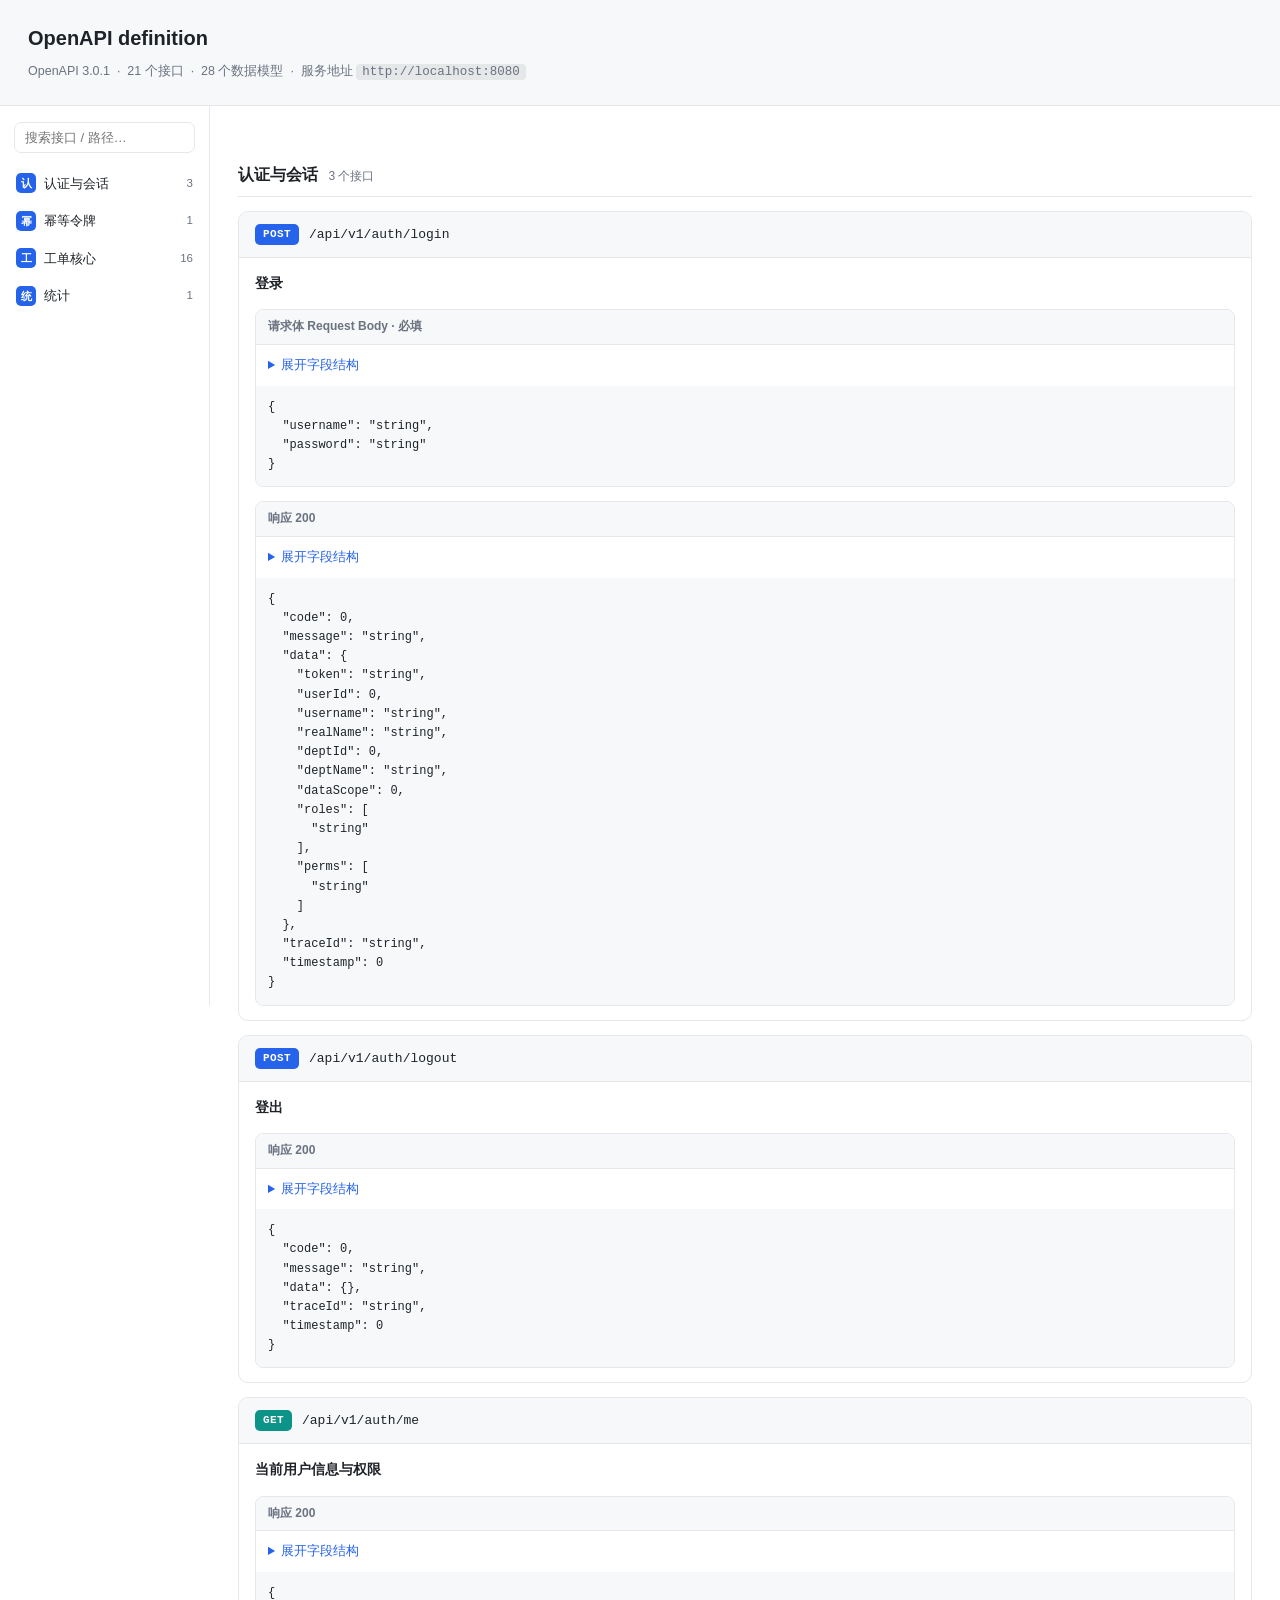
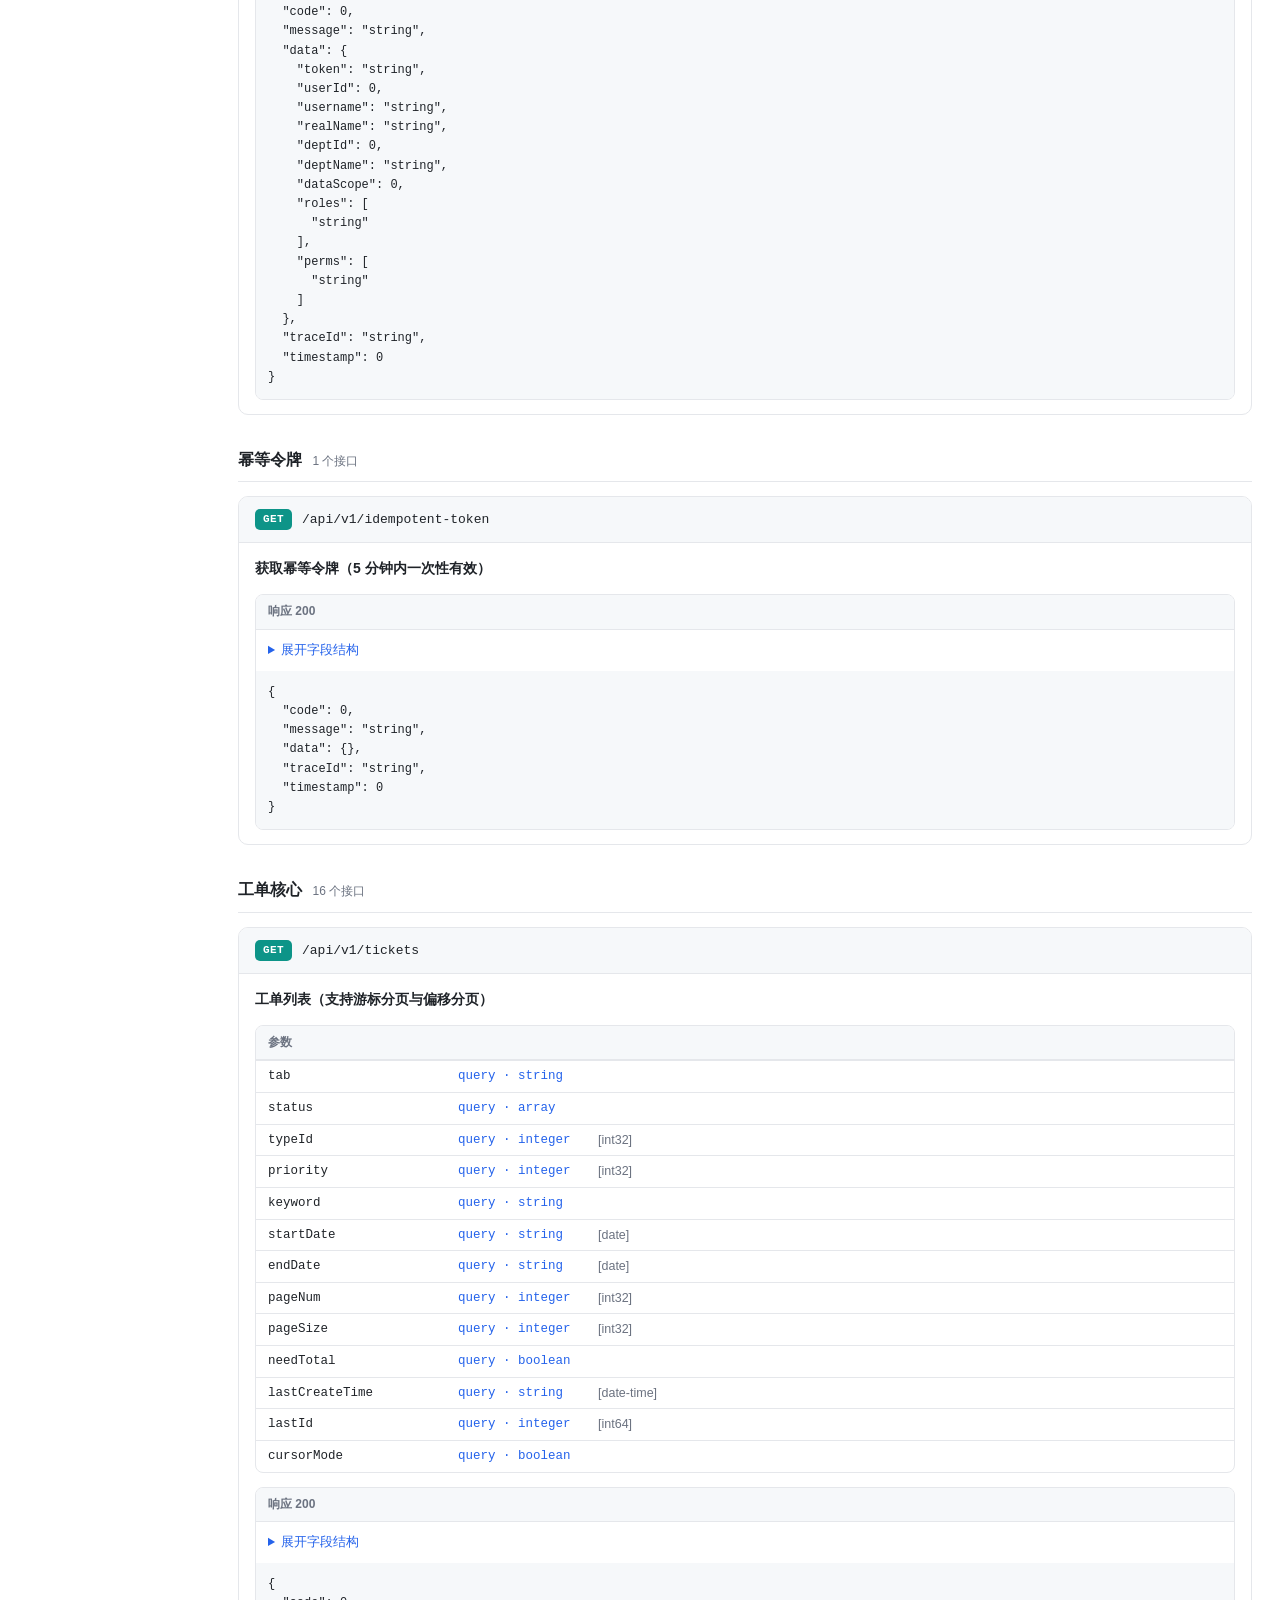
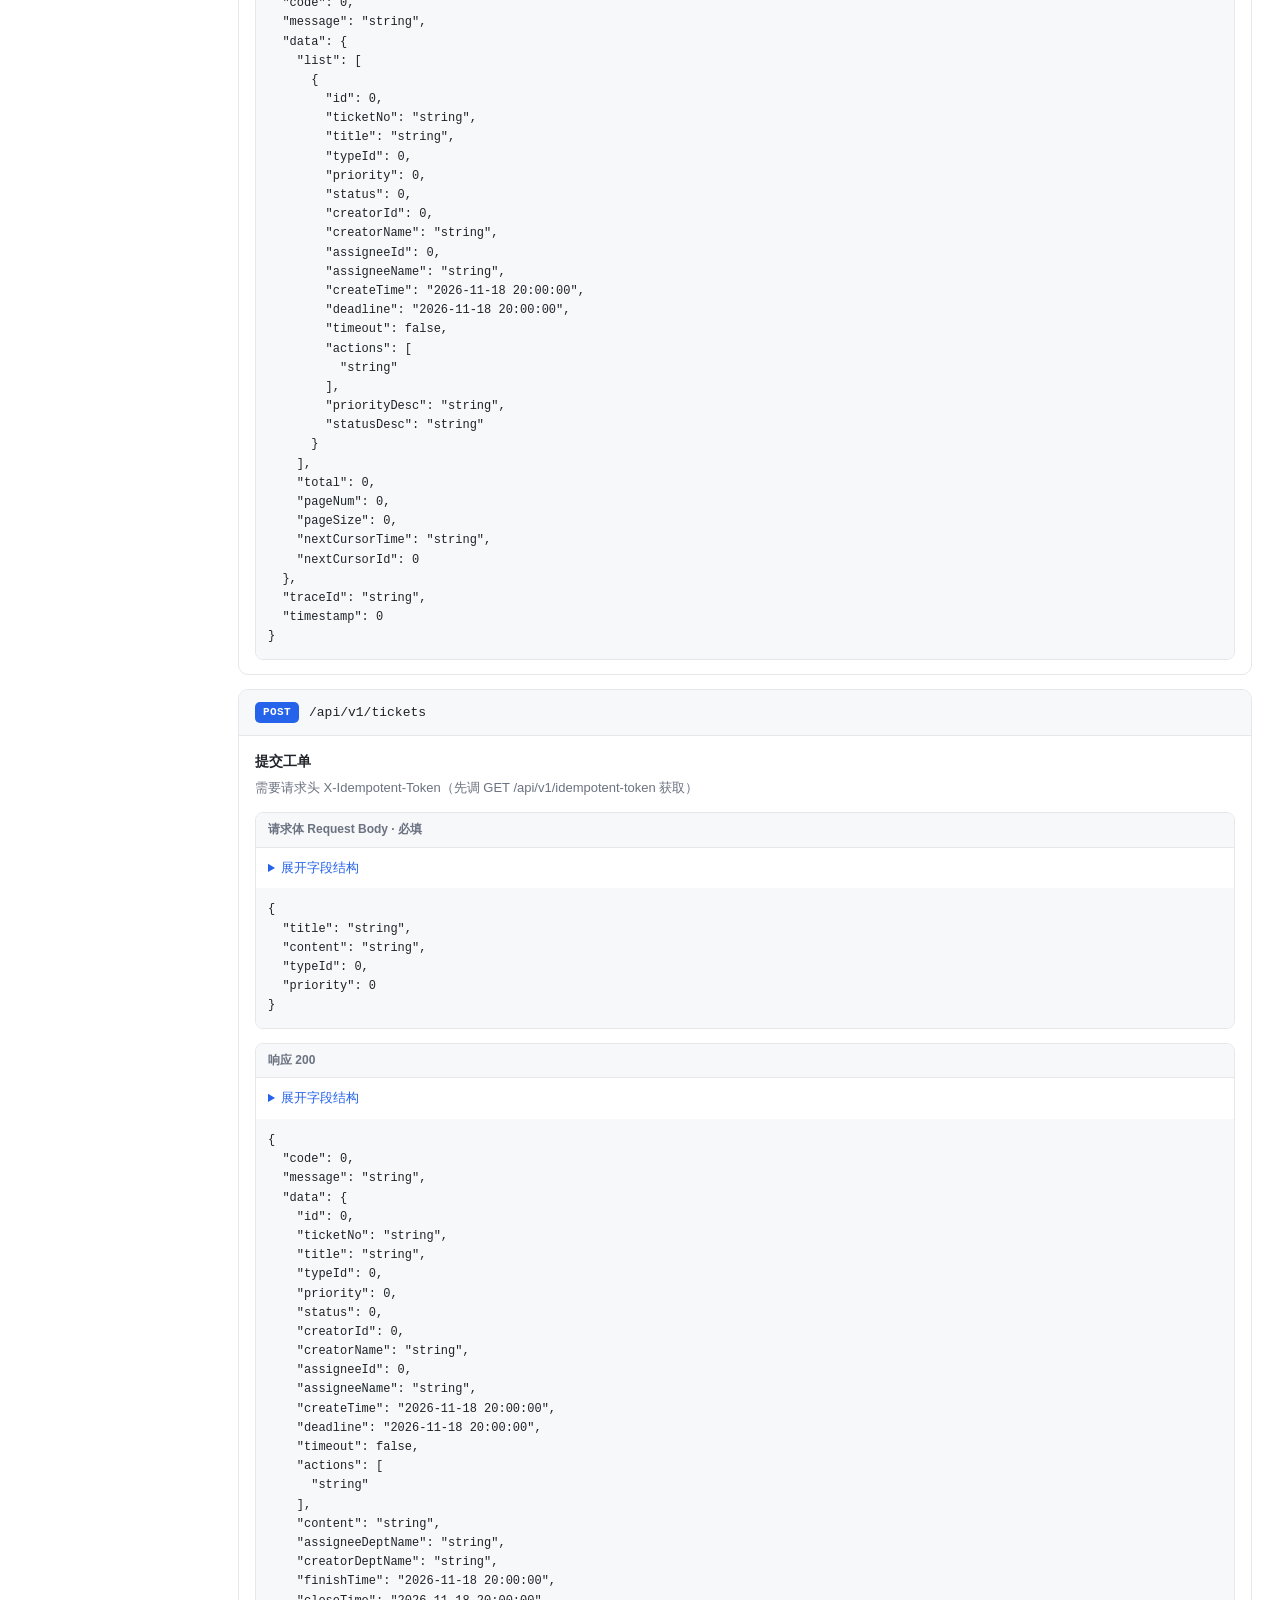
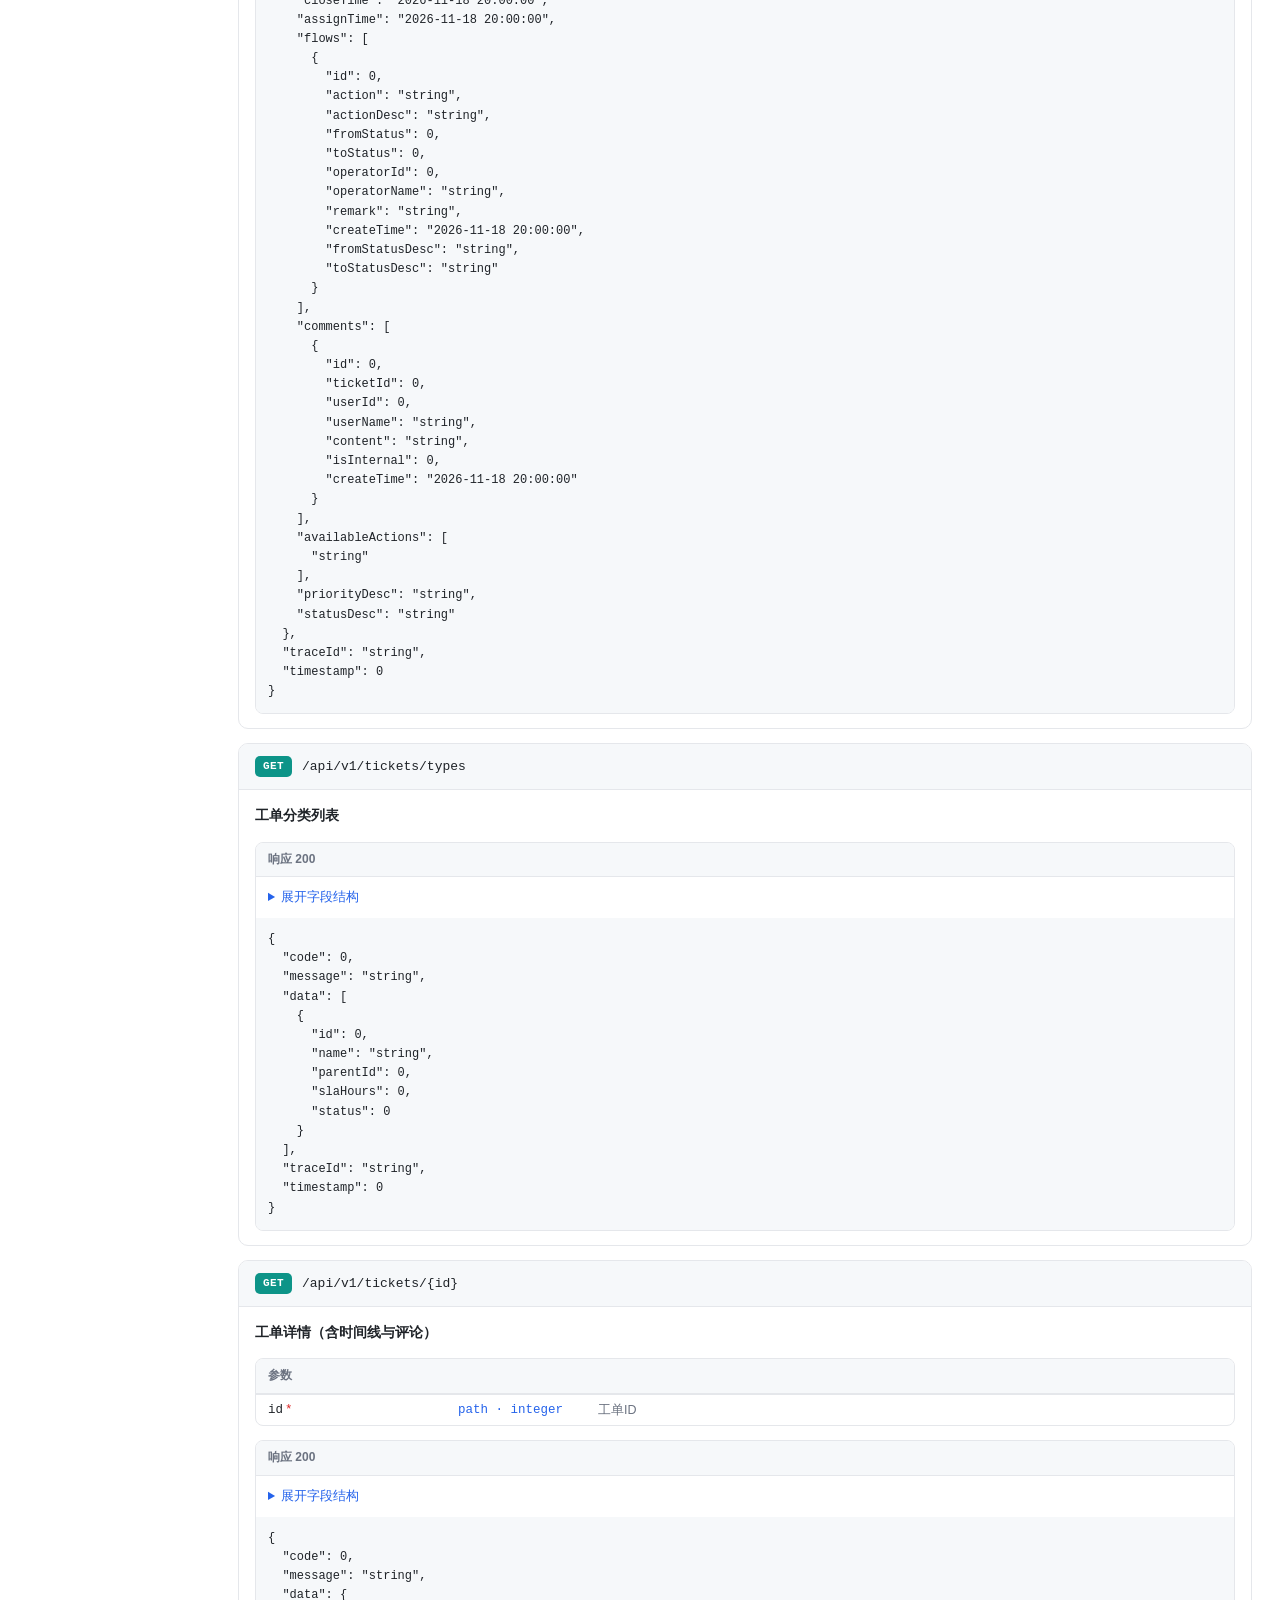
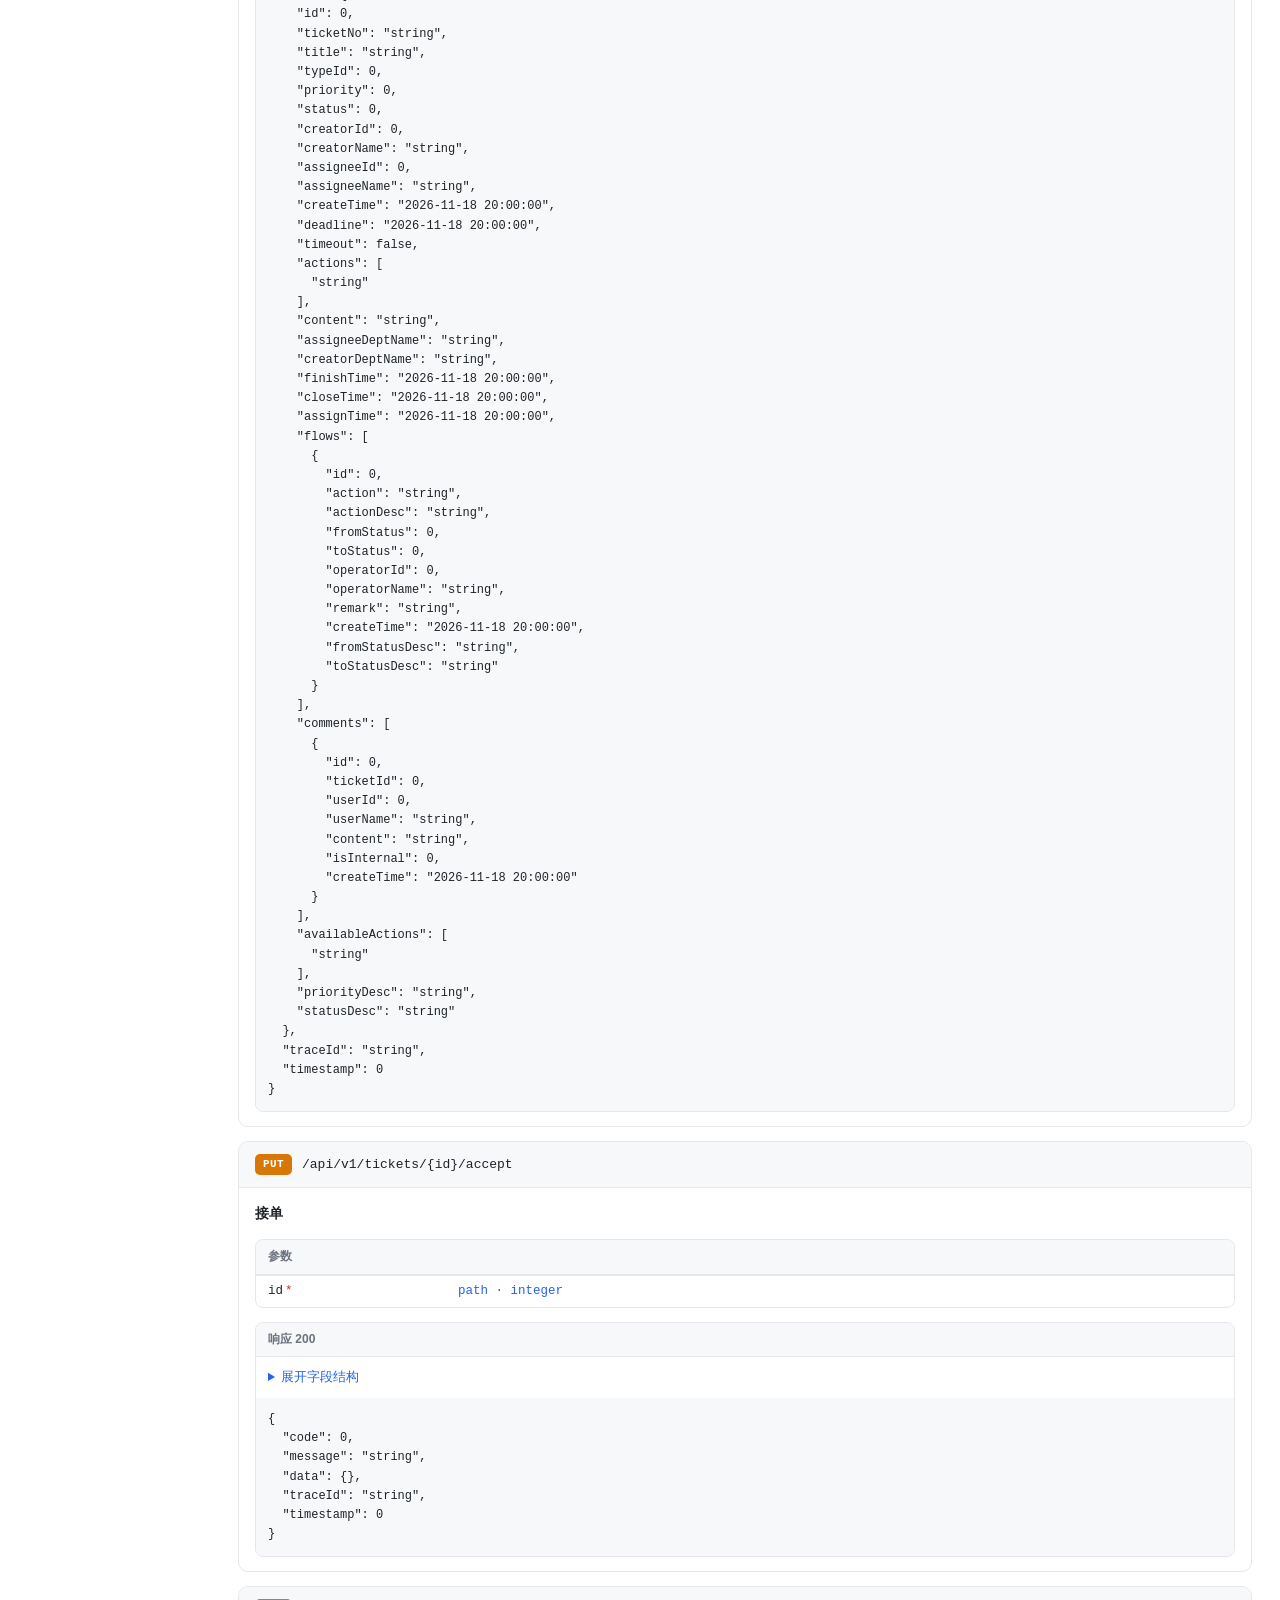
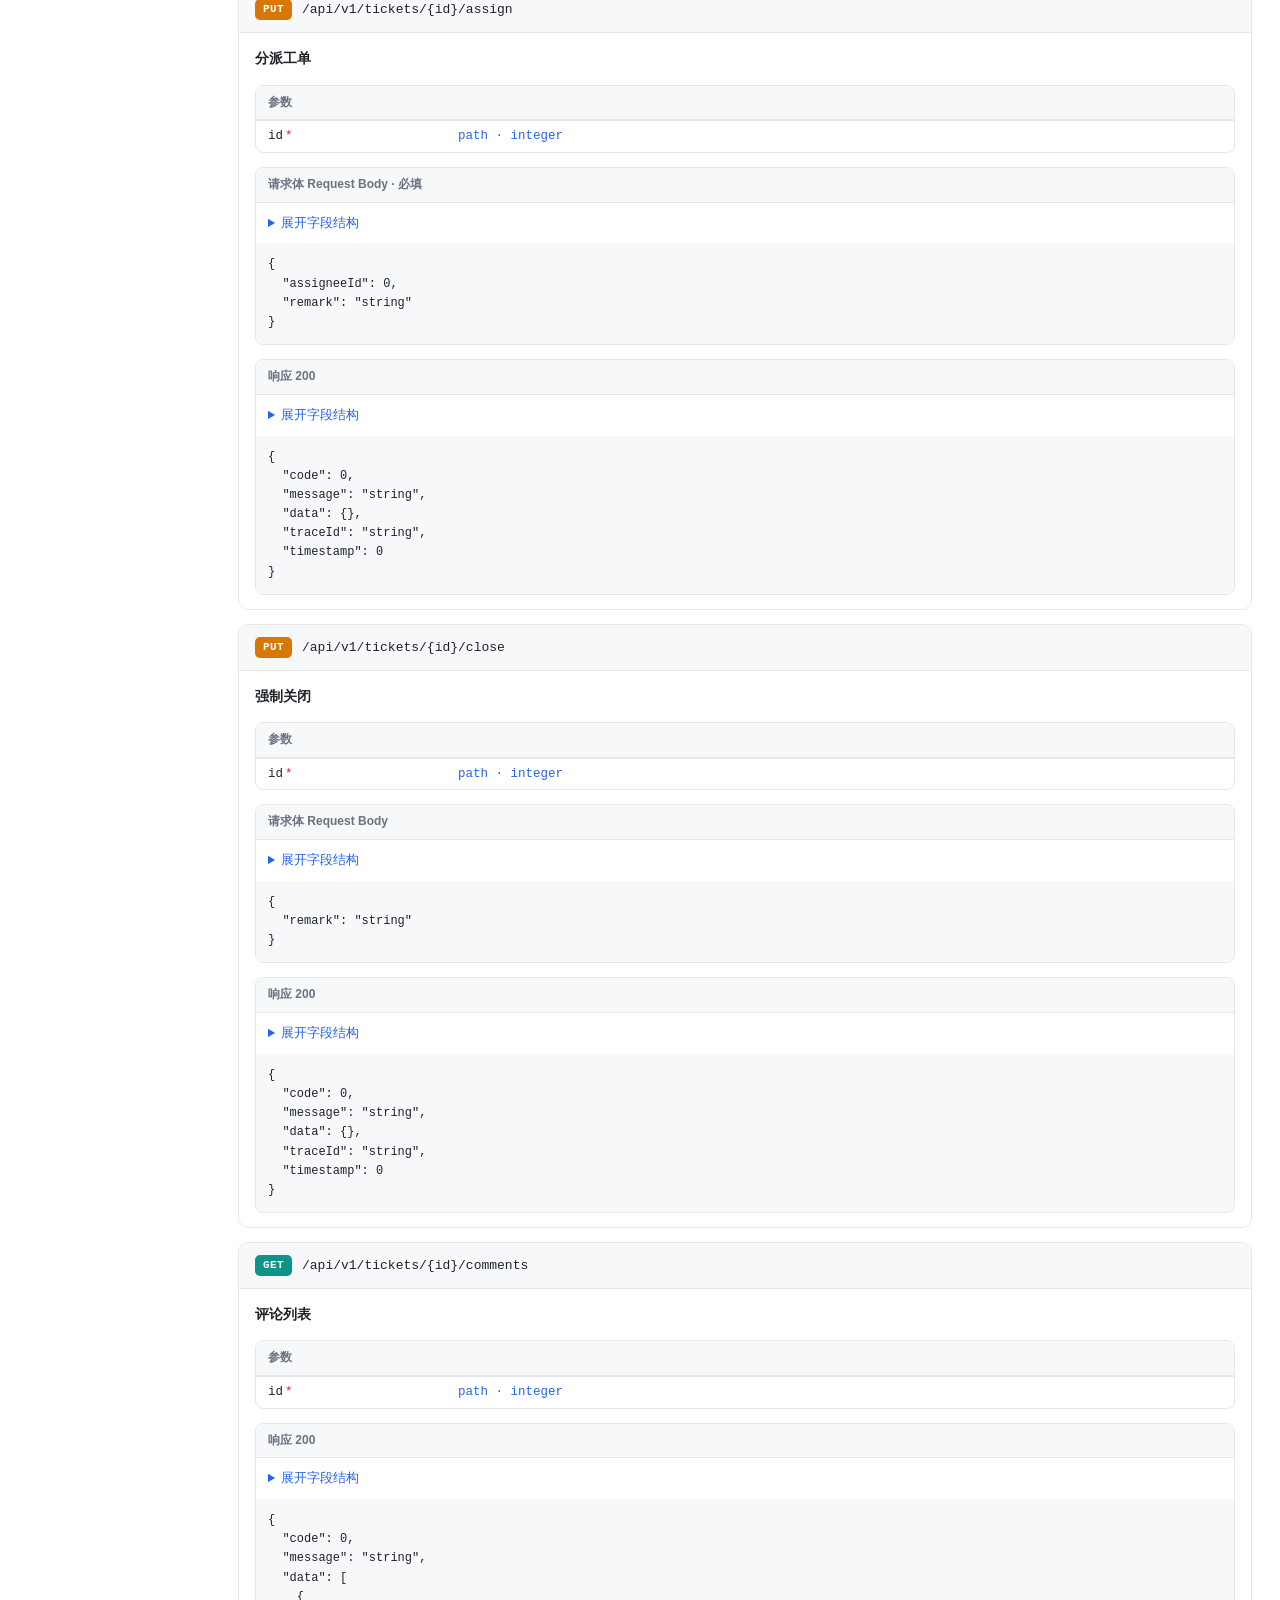
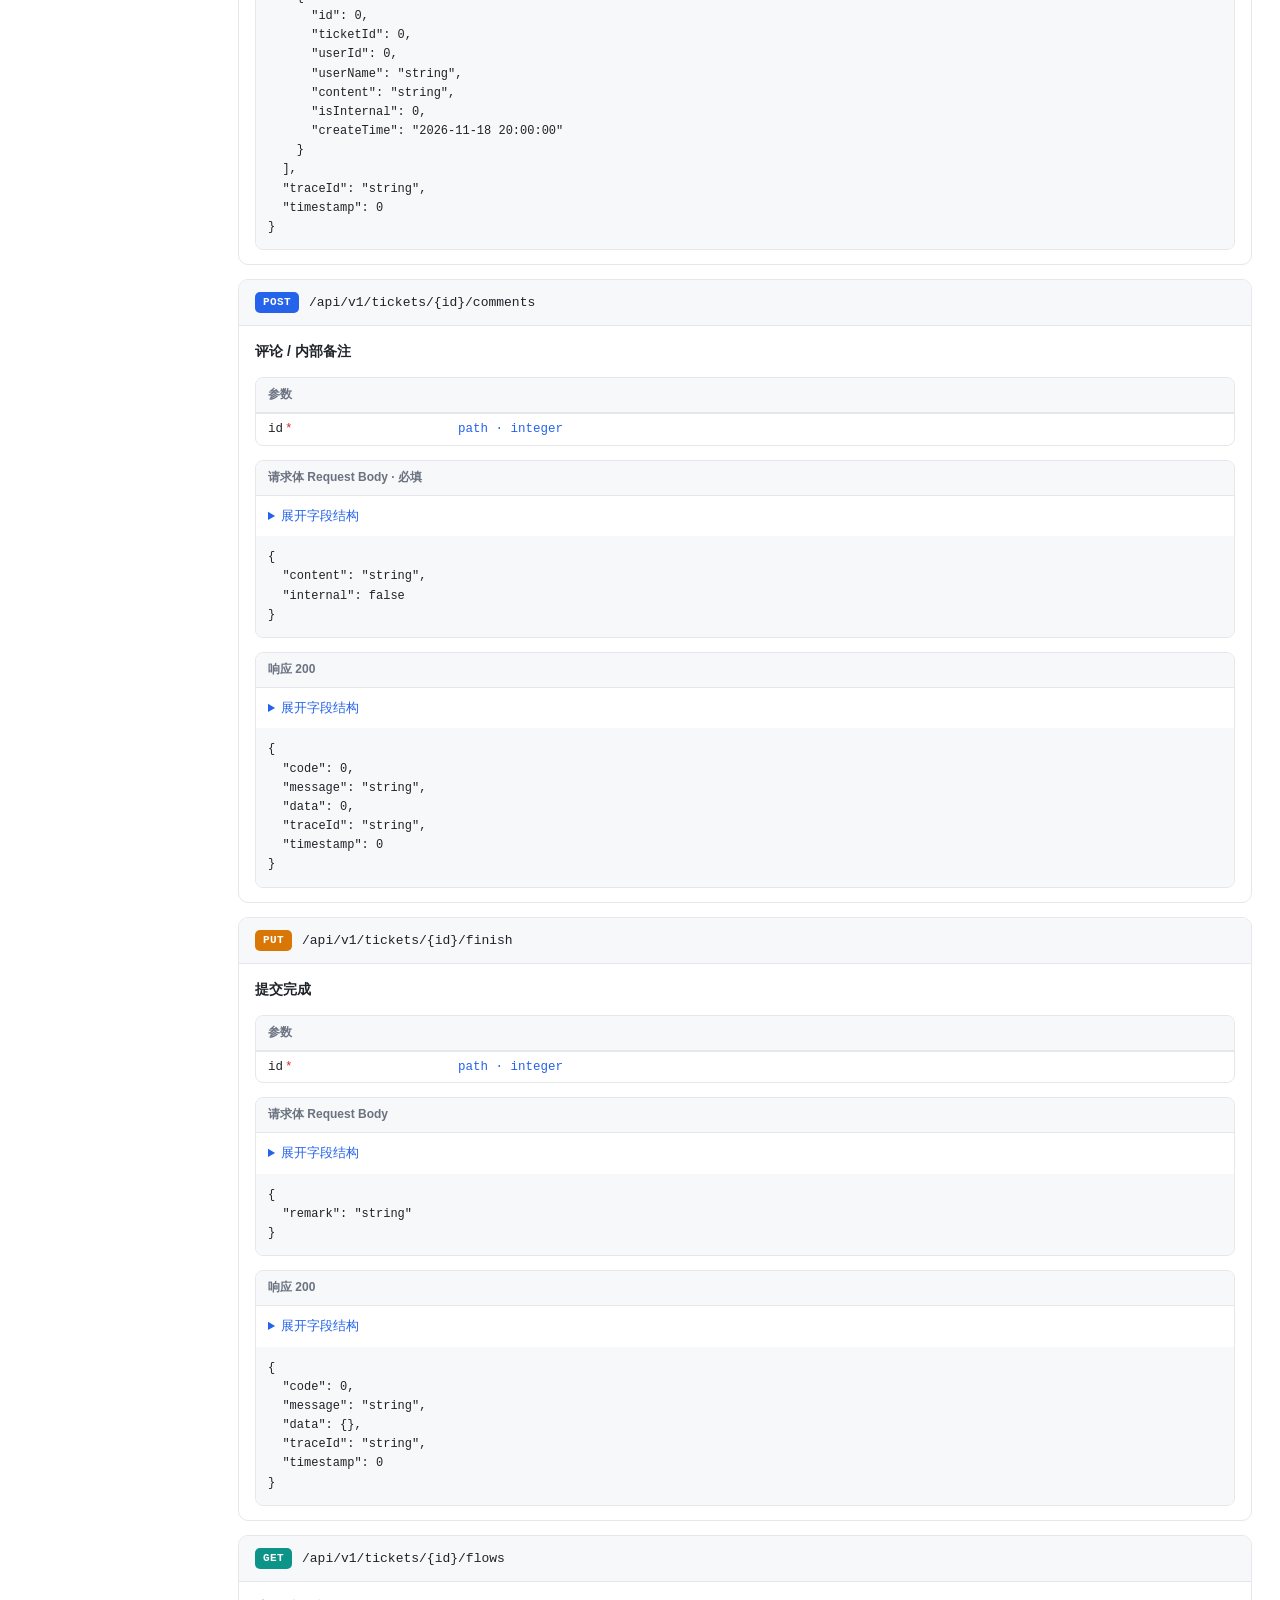
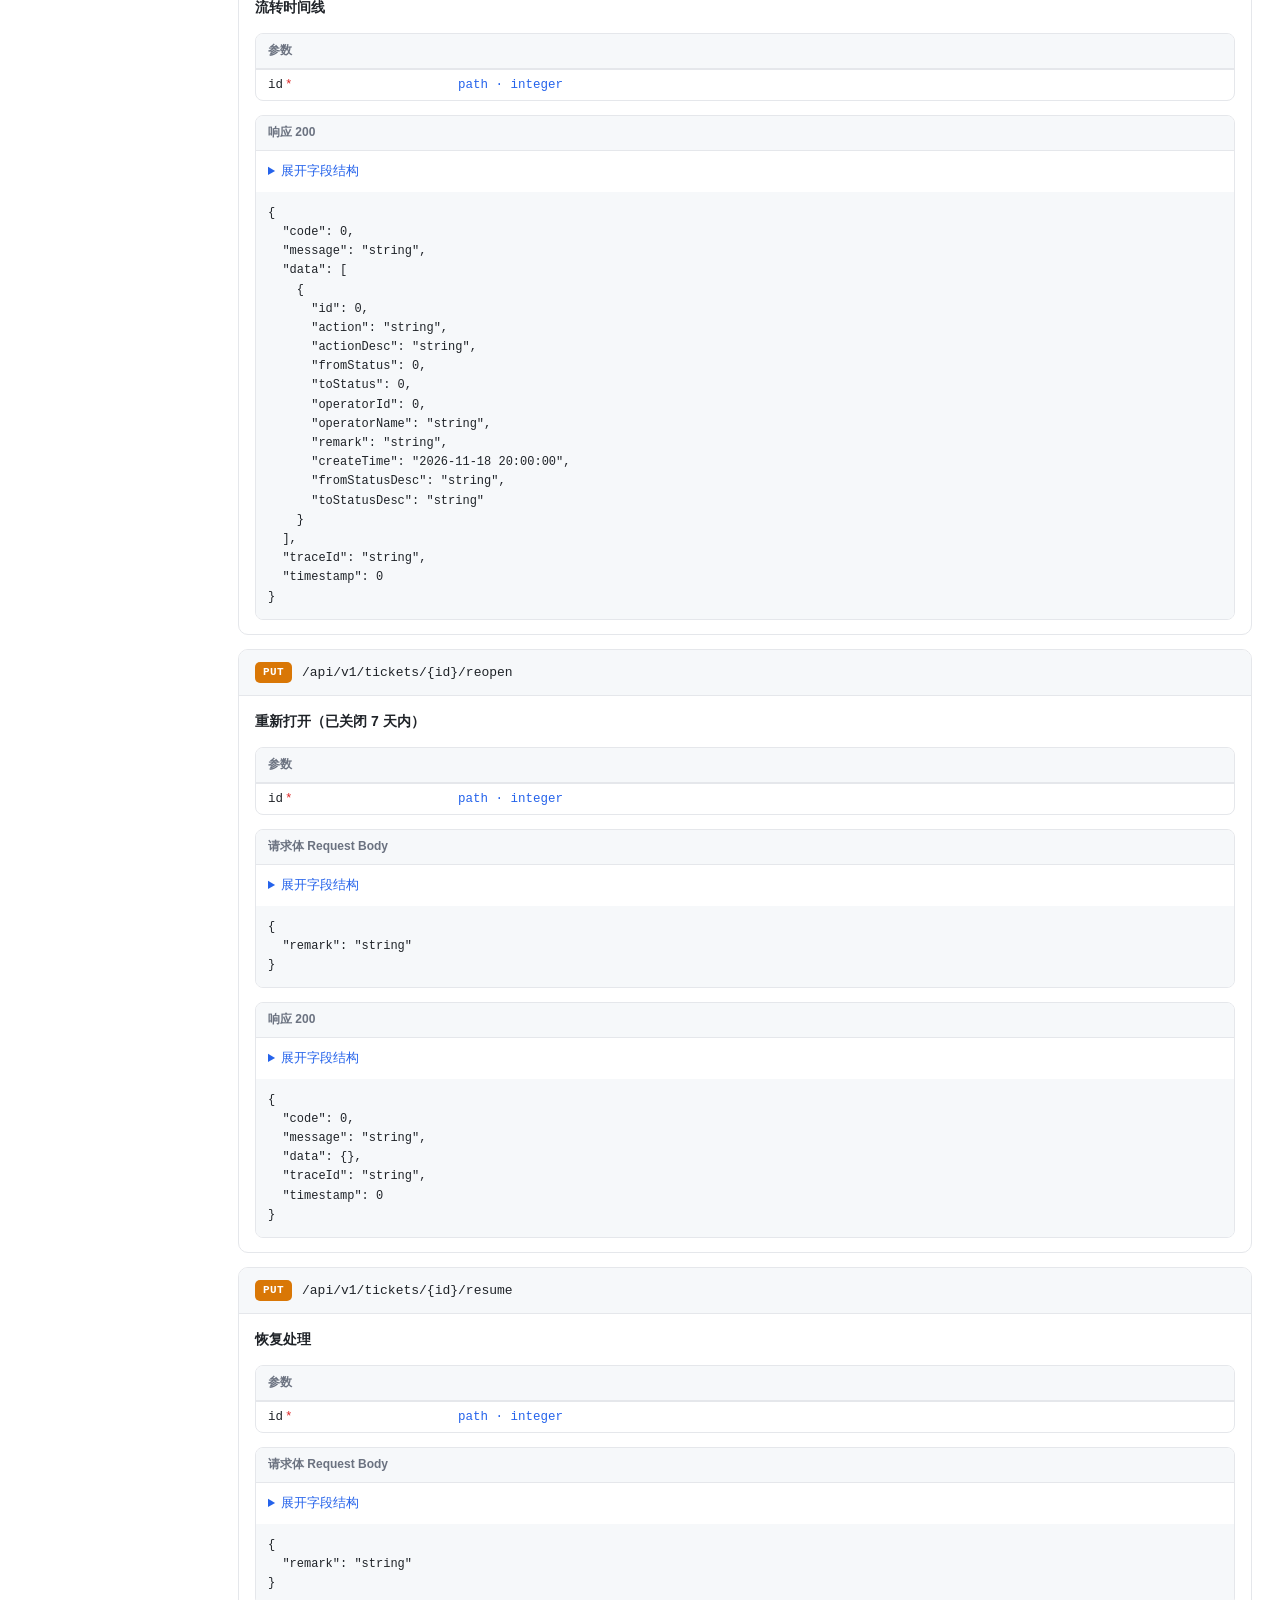
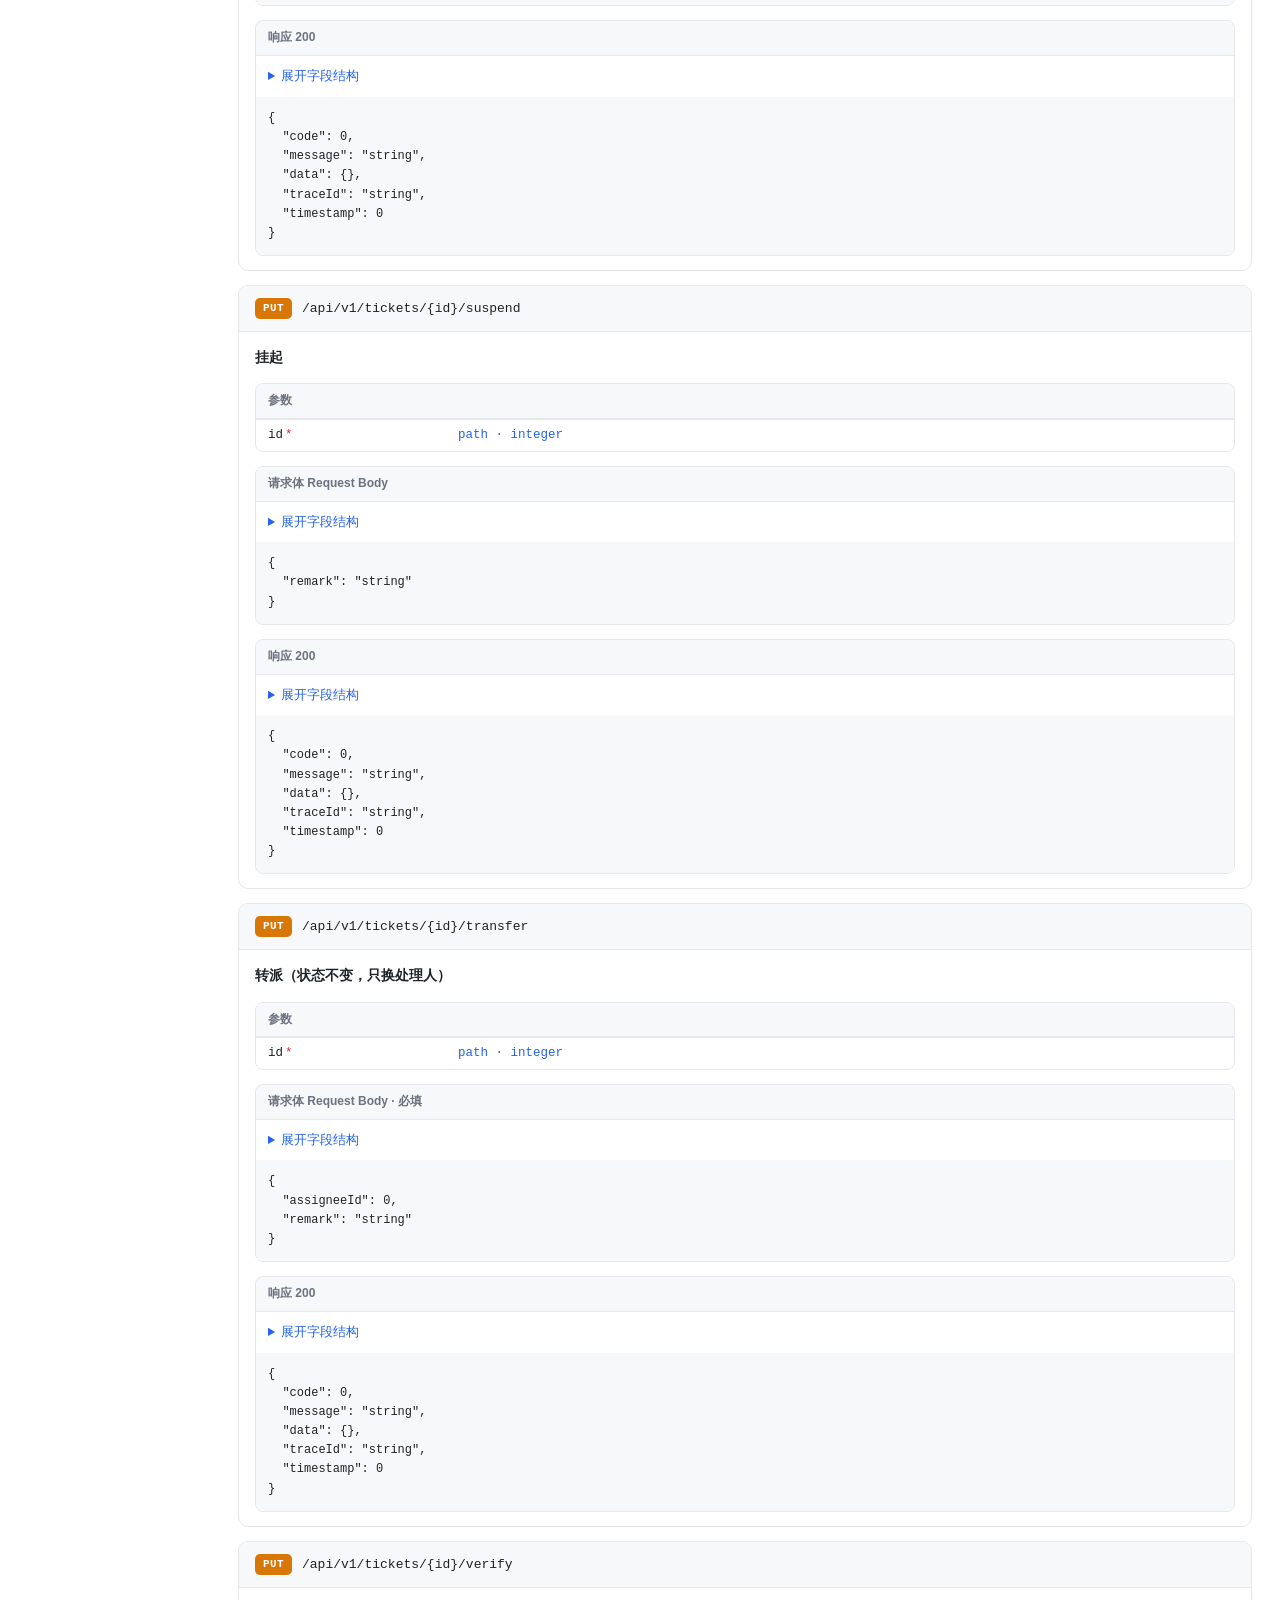
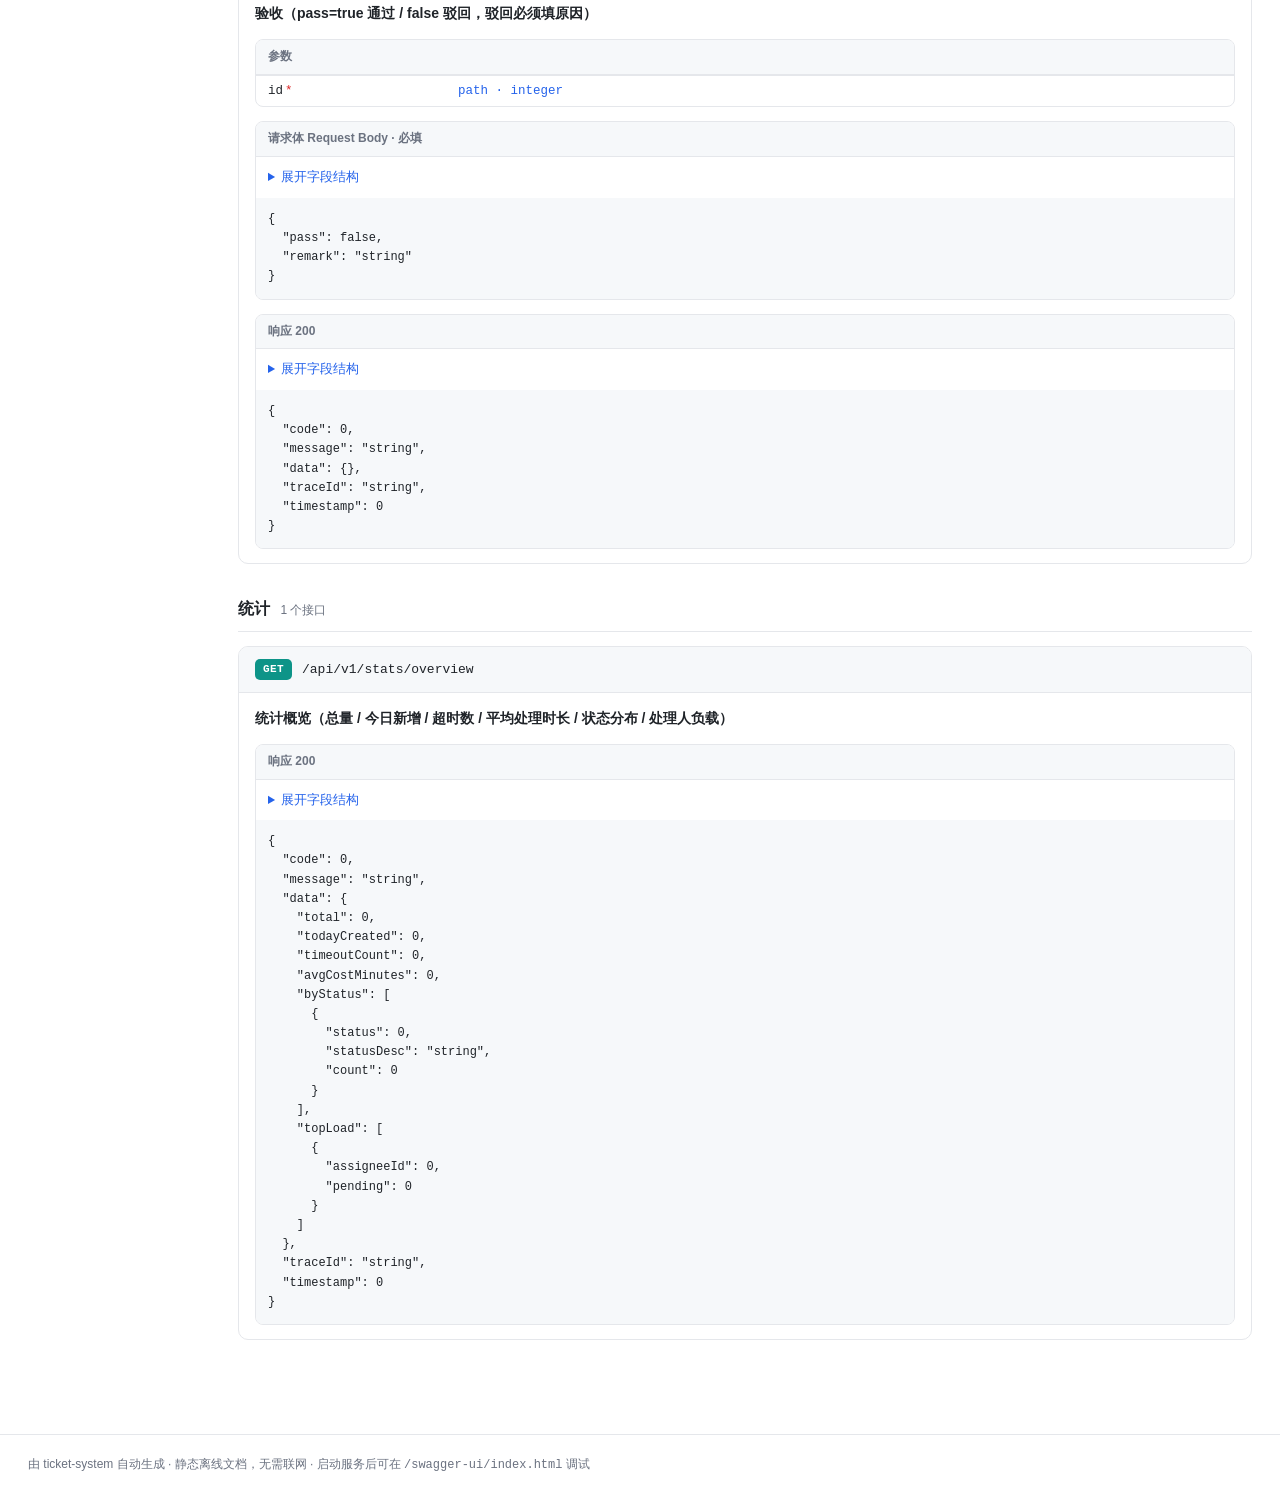
<file: docs/api-docs.html>
<!DOCTYPE html>
<html lang="zh-CN">
<head>
<meta charset="utf-8">
<meta name="viewport" content="width=device-width,initial-scale=1">
<title>OpenAPI definition · 接口文档</title>
<style>
:root{--bg:#fff;--fg:#1f2328;--mut:#6b7280;--line:#e5e7eb;--card:#fff;--soft:#f6f8fa;--accent:#2563eb;}
@media (prefers-color-scheme:dark){:root{--bg:#16181d;--fg:#e6e6e6;--mut:#9aa4b2;--line:#2c313a;--card:#1c1f26;--soft:#22262e;--accent:#60a5fa;}}
*{box-sizing:border-box}
body{margin:0;background:var(--bg);color:var(--fg);font:14px/1.65 -apple-system,"Segoe UI","Microsoft YaHei",sans-serif}
header{border-bottom:1px solid var(--line);padding:22px 28px;background:var(--soft)}
h1{margin:0 0 6px;font-size:20px;font-weight:650}
.meta{color:var(--mut);font-size:12.5px}
.meta code{background:rgba(127,127,127,.14);padding:1px 6px;border-radius:4px}
.wrap{display:flex;align-items:flex-start;gap:0}
nav{position:sticky;top:0;width:210px;flex:0 0 210px;height:100vh;overflow:auto;border-right:1px solid var(--line);padding:16px 0}
nav .search{margin:0 14px 12px;width:calc(100% - 28px);padding:7px 10px;border:1px solid var(--line);border-radius:7px;background:var(--card);color:var(--fg);font-size:13px;outline:none}
nav .search:focus{border-color:var(--accent)}
.nav-item{display:flex;align-items:center;gap:8px;padding:8px 16px;color:var(--fg);text-decoration:none;font-size:13px}
.nav-item:hover{background:var(--soft)}
.nav-item b{width:20px;height:20px;flex:0 0 20px;display:flex;align-items:center;justify-content:center;background:var(--accent);color:#fff;border-radius:5px;font-size:11px;font-weight:600}
.nav-item em{margin-left:auto;color:var(--mut);font-style:normal;font-size:11.5px}
main{flex:1;min-width:0;padding:24px 28px 80px;max-width:1080px}
h2{font-size:16px;margin:32px 0 14px;padding-bottom:8px;border-bottom:1px solid var(--line)}
h2 small{color:var(--mut);font-weight:400;font-size:12px;margin-left:6px}
.card{border:1px solid var(--line);border-radius:10px;background:var(--card);margin-bottom:14px;overflow:hidden}
.card-h{display:flex;align-items:center;gap:10px;padding:12px 16px;background:var(--soft);border-bottom:1px solid var(--line)}
.m{font:600 11px/1 ui-monospace,SFMono-Regular,Consolas,monospace;padding:5px 8px;border-radius:5px;color:#fff;letter-spacing:.4px}
.m-get{background:#0d9488}.m-post{background:#2563eb}.m-put{background:#d97706}.m-delete{background:#dc2626}.m-patch{background:#7c3aed}
.path{font:13px ui-monospace,SFMono-Regular,Consolas,monospace;color:var(--fg);word-break:break-all}
.card-b{padding:14px 16px}
.summary{margin:0 0 4px;font-weight:600}
.desc{margin:0 0 10px;color:var(--mut);font-size:13px}
.block{margin-top:14px;border:1px solid var(--line);border-radius:8px;overflow:hidden}
.block-t{padding:7px 12px;background:var(--soft);border-bottom:1px solid var(--line);font-size:12px;color:var(--mut);font-weight:600}
.s-row{display:grid;grid-template-columns:180px 130px 1fr;gap:10px;padding:5px 12px;border-top:1px solid var(--line);font-size:12.5px}
.s-row:first-child{border-top:none}
.s-name{font-family:ui-monospace,Consolas,monospace;word-break:break-all}
.s-name .req{color:#dc2626;margin-left:2px}
.s-type{color:var(--accent);font-family:ui-monospace,Consolas,monospace;word-break:break-all}
.s-desc{color:var(--mut)}
.s-sub{padding-left:20px;border-left:2px solid var(--line);margin-left:12px}
.s-box{margin:6px 12px}
.s-box summary{cursor:pointer;color:var(--accent);font-size:12.5px;padding:4px 0}
.s-box .s-row{border-top:1px dashed var(--line)}
pre.json{margin:0;padding:12px;background:var(--soft);font:12px/1.6 ui-monospace,Consolas,monospace;overflow:auto;color:var(--fg);white-space:pre}
.muted{color:var(--mut)}
.hide{display:none}
footer{padding:20px 28px;color:var(--mut);font-size:12px;border-top:1px solid var(--line)}
@media (max-width:820px){nav{display:none}.s-row{grid-template-columns:1fr;gap:2px}main{padding:16px}}
</style>
</head>
<body>
<header>
  <h1>OpenAPI definition</h1>
  <div class="meta">OpenAPI 3.0.1 &nbsp;·&nbsp; 21 个接口 &nbsp;·&nbsp; 28 个数据模型 &nbsp;·&nbsp; 服务地址 <code>http://localhost:8080</code></div>
</header>
<div class="wrap">
<nav>
  <input class="search" id="q" placeholder="搜索接口 / 路径…" autocomplete="off">
  <a class="nav-item" href="#g-A"><b>认</b><span>认证与会话</span><em>3</em></a><a class="nav-item" href="#g-I"><b>幂</b><span>幂等令牌</span><em>1</em></a><a class="nav-item" href="#g-T"><b>工</b><span>工单核心</span><em>16</em></a><a class="nav-item" href="#g-S"><b>统</b><span>统计</span><em>1</em></a>
</nav>
<main id="main">
<section id="g-A"><h2>认证与会话 <small>3 个接口</small></h2>
<article class="card" id="p-97664" data-search="/api/v1/auth/login post 登录 认证与会话 ">
  <div class="card-h">
    <span class="m m-post">POST</span>
    <code class="path">/api/v1/auth/login</code>
  </div>
  <div class="card-b">
    <p class="summary">登录</p>
    <div class="block"><div class="block-t">请求体 Request Body · 必填</div><details class="s-box"><summary>展开字段结构</summary><div class="s-row"><span class="s-name">username<span class="req">*</span></span><span class="s-type">string</span><span class="s-desc"></span></div><div class="s-row"><span class="s-name">password<span class="req">*</span></span><span class="s-type">string</span><span class="s-desc"></span></div></details><pre class="json">{
  &quot;username&quot;: &quot;string&quot;,
  &quot;password&quot;: &quot;string&quot;
}</pre></div><div class="block"><div class="block-t">响应 200</div><details class="s-box"><summary>展开字段结构</summary><div class="s-row"><span class="s-name">code</span><span class="s-type">integer</span><span class="s-desc"></span></div><div class="s-row"><span class="s-name">message</span><span class="s-type">string</span><span class="s-desc"></span></div><div class="s-row"><span class="s-name">data</span><span class="s-type">LoginResp</span><span class="s-desc"></span></div><div class="s-sub"><div class="s-row"><span class="s-name">token</span><span class="s-type">string</span><span class="s-desc"></span></div><div class="s-row"><span class="s-name">userId</span><span class="s-type">integer</span><span class="s-desc"></span></div><div class="s-row"><span class="s-name">username</span><span class="s-type">string</span><span class="s-desc"></span></div><div class="s-row"><span class="s-name">realName</span><span class="s-type">string</span><span class="s-desc"></span></div><div class="s-row"><span class="s-name">deptId</span><span class="s-type">integer</span><span class="s-desc"></span></div><div class="s-row"><span class="s-name">deptName</span><span class="s-type">string</span><span class="s-desc"></span></div><div class="s-row"><span class="s-name">dataScope</span><span class="s-type">integer</span><span class="s-desc"></span></div><div class="s-row"><span class="s-name">roles</span><span class="s-type">array&lt;string&gt;</span><span class="s-desc"></span></div><div class="s-row"><span class="s-name">perms</span><span class="s-type">array&lt;string&gt;</span><span class="s-desc"></span></div></div><div class="s-row"><span class="s-name">traceId</span><span class="s-type">string</span><span class="s-desc"></span></div><div class="s-row"><span class="s-name">timestamp</span><span class="s-type">integer</span><span class="s-desc"></span></div></details><pre class="json">{
  &quot;code&quot;: 0,
  &quot;message&quot;: &quot;string&quot;,
  &quot;data&quot;: {
    &quot;token&quot;: &quot;string&quot;,
    &quot;userId&quot;: 0,
    &quot;username&quot;: &quot;string&quot;,
    &quot;realName&quot;: &quot;string&quot;,
    &quot;deptId&quot;: 0,
    &quot;deptName&quot;: &quot;string&quot;,
    &quot;dataScope&quot;: 0,
    &quot;roles&quot;: [
      &quot;string&quot;
    ],
    &quot;perms&quot;: [
      &quot;string&quot;
    ]
  },
  &quot;traceId&quot;: &quot;string&quot;,
  &quot;timestamp&quot;: 0
}</pre></div>
  </div>
</article>
<article class="card" id="p-61645" data-search="/api/v1/auth/logout post 登出 认证与会话 ">
  <div class="card-h">
    <span class="m m-post">POST</span>
    <code class="path">/api/v1/auth/logout</code>
  </div>
  <div class="card-b">
    <p class="summary">登出</p>
    <div class="block"><div class="block-t">响应 200</div><details class="s-box"><summary>展开字段结构</summary><div class="s-row"><span class="s-name">code</span><span class="s-type">integer</span><span class="s-desc"></span></div><div class="s-row"><span class="s-name">message</span><span class="s-type">string</span><span class="s-desc"></span></div><div class="s-row"><span class="s-name">data</span><span class="s-type">object</span><span class="s-desc"></span></div><div class="s-row"><span class="s-name">traceId</span><span class="s-type">string</span><span class="s-desc"></span></div><div class="s-row"><span class="s-name">timestamp</span><span class="s-type">integer</span><span class="s-desc"></span></div></details><pre class="json">{
  &quot;code&quot;: 0,
  &quot;message&quot;: &quot;string&quot;,
  &quot;data&quot;: {},
  &quot;traceId&quot;: &quot;string&quot;,
  &quot;timestamp&quot;: 0
}</pre></div>
  </div>
</article>
<article class="card" id="p-80495" data-search="/api/v1/auth/me get 当前用户信息与权限 认证与会话 ">
  <div class="card-h">
    <span class="m m-get">GET</span>
    <code class="path">/api/v1/auth/me</code>
  </div>
  <div class="card-b">
    <p class="summary">当前用户信息与权限</p>
    <div class="block"><div class="block-t">响应 200</div><details class="s-box"><summary>展开字段结构</summary><div class="s-row"><span class="s-name">code</span><span class="s-type">integer</span><span class="s-desc"></span></div><div class="s-row"><span class="s-name">message</span><span class="s-type">string</span><span class="s-desc"></span></div><div class="s-row"><span class="s-name">data</span><span class="s-type">LoginResp</span><span class="s-desc"></span></div><div class="s-sub"><div class="s-row"><span class="s-name">token</span><span class="s-type">string</span><span class="s-desc"></span></div><div class="s-row"><span class="s-name">userId</span><span class="s-type">integer</span><span class="s-desc"></span></div><div class="s-row"><span class="s-name">username</span><span class="s-type">string</span><span class="s-desc"></span></div><div class="s-row"><span class="s-name">realName</span><span class="s-type">string</span><span class="s-desc"></span></div><div class="s-row"><span class="s-name">deptId</span><span class="s-type">integer</span><span class="s-desc"></span></div><div class="s-row"><span class="s-name">deptName</span><span class="s-type">string</span><span class="s-desc"></span></div><div class="s-row"><span class="s-name">dataScope</span><span class="s-type">integer</span><span class="s-desc"></span></div><div class="s-row"><span class="s-name">roles</span><span class="s-type">array&lt;string&gt;</span><span class="s-desc"></span></div><div class="s-row"><span class="s-name">perms</span><span class="s-type">array&lt;string&gt;</span><span class="s-desc"></span></div></div><div class="s-row"><span class="s-name">traceId</span><span class="s-type">string</span><span class="s-desc"></span></div><div class="s-row"><span class="s-name">timestamp</span><span class="s-type">integer</span><span class="s-desc"></span></div></details><pre class="json">{
  &quot;code&quot;: 0,
  &quot;message&quot;: &quot;string&quot;,
  &quot;data&quot;: {
    &quot;token&quot;: &quot;string&quot;,
    &quot;userId&quot;: 0,
    &quot;username&quot;: &quot;string&quot;,
    &quot;realName&quot;: &quot;string&quot;,
    &quot;deptId&quot;: 0,
    &quot;deptName&quot;: &quot;string&quot;,
    &quot;dataScope&quot;: 0,
    &quot;roles&quot;: [
      &quot;string&quot;
    ],
    &quot;perms&quot;: [
      &quot;string&quot;
    ]
  },
  &quot;traceId&quot;: &quot;string&quot;,
  &quot;timestamp&quot;: 0
}</pre></div>
  </div>
</article></section><section id="g-I"><h2>幂等令牌 <small>1 个接口</small></h2>
<article class="card" id="p-44836" data-search="/api/v1/idempotent-token get 获取幂等令牌（5 分钟内一次性有效） 幂等令牌 ">
  <div class="card-h">
    <span class="m m-get">GET</span>
    <code class="path">/api/v1/idempotent-token</code>
  </div>
  <div class="card-b">
    <p class="summary">获取幂等令牌（5 分钟内一次性有效）</p>
    <div class="block"><div class="block-t">响应 200</div><details class="s-box"><summary>展开字段结构</summary><div class="s-row"><span class="s-name">code</span><span class="s-type">integer</span><span class="s-desc"></span></div><div class="s-row"><span class="s-name">message</span><span class="s-type">string</span><span class="s-desc"></span></div><div class="s-row"><span class="s-name">data</span><span class="s-type">object</span><span class="s-desc"></span></div><div class="s-row"><span class="s-name">traceId</span><span class="s-type">string</span><span class="s-desc"></span></div><div class="s-row"><span class="s-name">timestamp</span><span class="s-type">integer</span><span class="s-desc"></span></div></details><pre class="json">{
  &quot;code&quot;: 0,
  &quot;message&quot;: &quot;string&quot;,
  &quot;data&quot;: {},
  &quot;traceId&quot;: &quot;string&quot;,
  &quot;timestamp&quot;: 0
}</pre></div>
  </div>
</article></section><section id="g-T"><h2>工单核心 <small>16 个接口</small></h2>
<article class="card" id="p-37725" data-search="/api/v1/tickets get 工单列表（支持游标分页与偏移分页） 工单核心 ">
  <div class="card-h">
    <span class="m m-get">GET</span>
    <code class="path">/api/v1/tickets</code>
  </div>
  <div class="card-b">
    <p class="summary">工单列表（支持游标分页与偏移分页）</p>
    <div class="block"><div class="block-t">参数</div><div class="s-row"><span class="s-name">tab</span><span class="s-type">query · string</span><span class="s-desc"></span></div><div class="s-row"><span class="s-name">status</span><span class="s-type">query · array</span><span class="s-desc"></span></div><div class="s-row"><span class="s-name">typeId</span><span class="s-type">query · integer</span><span class="s-desc">[int32]</span></div><div class="s-row"><span class="s-name">priority</span><span class="s-type">query · integer</span><span class="s-desc">[int32]</span></div><div class="s-row"><span class="s-name">keyword</span><span class="s-type">query · string</span><span class="s-desc"></span></div><div class="s-row"><span class="s-name">startDate</span><span class="s-type">query · string</span><span class="s-desc">[date]</span></div><div class="s-row"><span class="s-name">endDate</span><span class="s-type">query · string</span><span class="s-desc">[date]</span></div><div class="s-row"><span class="s-name">pageNum</span><span class="s-type">query · integer</span><span class="s-desc">[int32]</span></div><div class="s-row"><span class="s-name">pageSize</span><span class="s-type">query · integer</span><span class="s-desc">[int32]</span></div><div class="s-row"><span class="s-name">needTotal</span><span class="s-type">query · boolean</span><span class="s-desc"></span></div><div class="s-row"><span class="s-name">lastCreateTime</span><span class="s-type">query · string</span><span class="s-desc">[date-time]</span></div><div class="s-row"><span class="s-name">lastId</span><span class="s-type">query · integer</span><span class="s-desc">[int64]</span></div><div class="s-row"><span class="s-name">cursorMode</span><span class="s-type">query · boolean</span><span class="s-desc"></span></div></div><div class="block"><div class="block-t">响应 200</div><details class="s-box"><summary>展开字段结构</summary><div class="s-row"><span class="s-name">code</span><span class="s-type">integer</span><span class="s-desc"></span></div><div class="s-row"><span class="s-name">message</span><span class="s-type">string</span><span class="s-desc"></span></div><div class="s-row"><span class="s-name">data</span><span class="s-type">PageResultTicketVO</span><span class="s-desc"></span></div><div class="s-sub"><div class="s-row"><span class="s-name">list</span><span class="s-type">array&lt;TicketVO&gt;</span><span class="s-desc"></span></div><div class="s-sub"><div class="s-row"><span class="s-name">id</span><span class="s-type">integer</span><span class="s-desc"></span></div><div class="s-row"><span class="s-name">ticketNo</span><span class="s-type">string</span><span class="s-desc"></span></div><div class="s-row"><span class="s-name">title</span><span class="s-type">string</span><span class="s-desc"></span></div><div class="s-row"><span class="s-name">typeId</span><span class="s-type">integer</span><span class="s-desc"></span></div><div class="s-row"><span class="s-name">priority</span><span class="s-type">integer</span><span class="s-desc"></span></div><div class="s-row"><span class="s-name">status</span><span class="s-type">integer</span><span class="s-desc"></span></div><div class="s-row"><span class="s-name">creatorId</span><span class="s-type">integer</span><span class="s-desc"></span></div><div class="s-row"><span class="s-name">creatorName</span><span class="s-type">string</span><span class="s-desc"></span></div><div class="s-row"><span class="s-name">assigneeId</span><span class="s-type">integer</span><span class="s-desc"></span></div><div class="s-row"><span class="s-name">assigneeName</span><span class="s-type">string</span><span class="s-desc"></span></div><div class="s-row"><span class="s-name">createTime</span><span class="s-type">string</span><span class="s-desc"></span></div><div class="s-row"><span class="s-name">deadline</span><span class="s-type">string</span><span class="s-desc"></span></div><div class="s-row"><span class="s-name">timeout</span><span class="s-type">boolean</span><span class="s-desc">是否已超 SLA</span></div><div class="s-row"><span class="s-name">actions</span><span class="s-type">array&lt;string&gt;</span><span class="s-desc"></span></div><div class="s-row"><span class="s-name">priorityDesc</span><span class="s-type">string</span><span class="s-desc"></span></div><div class="s-row"><span class="s-name">statusDesc</span><span class="s-type">string</span><span class="s-desc"></span></div></div><div class="s-row"><span class="s-name">total</span><span class="s-type">integer</span><span class="s-desc"></span></div><div class="s-row"><span class="s-name">pageNum</span><span class="s-type">integer</span><span class="s-desc"></span></div><div class="s-row"><span class="s-name">pageSize</span><span class="s-type">integer</span><span class="s-desc"></span></div><div class="s-row"><span class="s-name">nextCursorTime</span><span class="s-type">string</span><span class="s-desc"></span></div><div class="s-row"><span class="s-name">nextCursorId</span><span class="s-type">integer</span><span class="s-desc"></span></div></div><div class="s-row"><span class="s-name">traceId</span><span class="s-type">string</span><span class="s-desc"></span></div><div class="s-row"><span class="s-name">timestamp</span><span class="s-type">integer</span><span class="s-desc"></span></div></details><pre class="json">{
  &quot;code&quot;: 0,
  &quot;message&quot;: &quot;string&quot;,
  &quot;data&quot;: {
    &quot;list&quot;: [
      {
        &quot;id&quot;: 0,
        &quot;ticketNo&quot;: &quot;string&quot;,
        &quot;title&quot;: &quot;string&quot;,
        &quot;typeId&quot;: 0,
        &quot;priority&quot;: 0,
        &quot;status&quot;: 0,
        &quot;creatorId&quot;: 0,
        &quot;creatorName&quot;: &quot;string&quot;,
        &quot;assigneeId&quot;: 0,
        &quot;assigneeName&quot;: &quot;string&quot;,
        &quot;createTime&quot;: &quot;2026-11-18 20:00:00&quot;,
        &quot;deadline&quot;: &quot;2026-11-18 20:00:00&quot;,
        &quot;timeout&quot;: false,
        &quot;actions&quot;: [
          &quot;string&quot;
        ],
        &quot;priorityDesc&quot;: &quot;string&quot;,
        &quot;statusDesc&quot;: &quot;string&quot;
      }
    ],
    &quot;total&quot;: 0,
    &quot;pageNum&quot;: 0,
    &quot;pageSize&quot;: 0,
    &quot;nextCursorTime&quot;: &quot;string&quot;,
    &quot;nextCursorId&quot;: 0
  },
  &quot;traceId&quot;: &quot;string&quot;,
  &quot;timestamp&quot;: 0
}</pre></div>
  </div>
</article>
<article class="card" id="p-93400" data-search="/api/v1/tickets post 提交工单 工单核心 ">
  <div class="card-h">
    <span class="m m-post">POST</span>
    <code class="path">/api/v1/tickets</code>
  </div>
  <div class="card-b">
    <p class="summary">提交工单</p>
    <p class="desc">需要请求头 X-Idempotent-Token（先调 GET /api/v1/idempotent-token 获取）</p><div class="block"><div class="block-t">请求体 Request Body · 必填</div><details class="s-box"><summary>展开字段结构</summary><div class="s-row"><span class="s-name">title<span class="req">*</span></span><span class="s-type">string</span><span class="s-desc"></span></div><div class="s-row"><span class="s-name">content<span class="req">*</span></span><span class="s-type">string</span><span class="s-desc"></span></div><div class="s-row"><span class="s-name">typeId<span class="req">*</span></span><span class="s-type">integer</span><span class="s-desc"></span></div><div class="s-row"><span class="s-name">priority<span class="req">*</span></span><span class="s-type">integer</span><span class="s-desc"></span></div></details><pre class="json">{
  &quot;title&quot;: &quot;string&quot;,
  &quot;content&quot;: &quot;string&quot;,
  &quot;typeId&quot;: 0,
  &quot;priority&quot;: 0
}</pre></div><div class="block"><div class="block-t">响应 200</div><details class="s-box"><summary>展开字段结构</summary><div class="s-row"><span class="s-name">code</span><span class="s-type">integer</span><span class="s-desc"></span></div><div class="s-row"><span class="s-name">message</span><span class="s-type">string</span><span class="s-desc"></span></div><div class="s-row"><span class="s-name">data</span><span class="s-type">TicketDetailVO</span><span class="s-desc"></span></div><div class="s-sub"><div class="s-row"><span class="s-name">id</span><span class="s-type">integer</span><span class="s-desc"></span></div><div class="s-row"><span class="s-name">ticketNo</span><span class="s-type">string</span><span class="s-desc"></span></div><div class="s-row"><span class="s-name">title</span><span class="s-type">string</span><span class="s-desc"></span></div><div class="s-row"><span class="s-name">typeId</span><span class="s-type">integer</span><span class="s-desc"></span></div><div class="s-row"><span class="s-name">priority</span><span class="s-type">integer</span><span class="s-desc"></span></div><div class="s-row"><span class="s-name">status</span><span class="s-type">integer</span><span class="s-desc"></span></div><div class="s-row"><span class="s-name">creatorId</span><span class="s-type">integer</span><span class="s-desc"></span></div><div class="s-row"><span class="s-name">creatorName</span><span class="s-type">string</span><span class="s-desc"></span></div><div class="s-row"><span class="s-name">assigneeId</span><span class="s-type">integer</span><span class="s-desc"></span></div><div class="s-row"><span class="s-name">assigneeName</span><span class="s-type">string</span><span class="s-desc"></span></div><div class="s-row"><span class="s-name">createTime</span><span class="s-type">string</span><span class="s-desc"></span></div><div class="s-row"><span class="s-name">deadline</span><span class="s-type">string</span><span class="s-desc"></span></div><div class="s-row"><span class="s-name">timeout</span><span class="s-type">boolean</span><span class="s-desc">是否已超 SLA</span></div><div class="s-row"><span class="s-name">actions</span><span class="s-type">array&lt;string&gt;</span><span class="s-desc"></span></div><div class="s-row"><span class="s-name">content</span><span class="s-type">string</span><span class="s-desc"></span></div><div class="s-row"><span class="s-name">assigneeDeptName</span><span class="s-type">string</span><span class="s-desc"></span></div><div class="s-row"><span class="s-name">creatorDeptName</span><span class="s-type">string</span><span class="s-desc"></span></div><div class="s-row"><span class="s-name">finishTime</span><span class="s-type">string</span><span class="s-desc"></span></div><div class="s-row"><span class="s-name">closeTime</span><span class="s-type">string</span><span class="s-desc"></span></div><div class="s-row"><span class="s-name">assignTime</span><span class="s-type">string</span><span class="s-desc"></span></div><div class="s-row"><span class="s-name">flows</span><span class="s-type">array&lt;FlowLogVO&gt;</span><span class="s-desc"></span></div><div class="s-sub"><div class="s-row"><span class="s-name">id</span><span class="s-type">integer</span><span class="s-desc"></span></div><div class="s-row"><span class="s-name">action</span><span class="s-type">string</span><span class="s-desc"></span></div><div class="s-row"><span class="s-name">actionDesc</span><span class="s-type">string</span><span class="s-desc"></span></div><div class="s-row"><span class="s-name">fromStatus</span><span class="s-type">integer</span><span class="s-desc"></span></div><div class="s-row"><span class="s-name">toStatus</span><span class="s-type">integer</span><span class="s-desc"></span></div><div class="s-row"><span class="s-name">operatorId</span><span class="s-type">integer</span><span class="s-desc"></span></div><div class="s-row"><span class="s-name">operatorName</span><span class="s-type">string</span><span class="s-desc"></span></div><div class="s-row"><span class="s-name">remark</span><span class="s-type">string</span><span class="s-desc"></span></div><div class="s-row"><span class="s-name">createTime</span><span class="s-type">string</span><span class="s-desc"></span></div><div class="s-row"><span class="s-name">fromStatusDesc</span><span class="s-type">string</span><span class="s-desc"></span></div><div class="s-row"><span class="s-name">toStatusDesc</span><span class="s-type">string</span><span class="s-desc"></span></div></div><div class="s-row"><span class="s-name">comments</span><span class="s-type">array&lt;TicketComment&gt;</span><span class="s-desc"></span></div><div class="s-sub"><div class="s-row"><span class="s-name">id</span><span class="s-type">integer</span><span class="s-desc"></span></div><div class="s-row"><span class="s-name">ticketId</span><span class="s-type">integer</span><span class="s-desc"></span></div><div class="s-row"><span class="s-name">userId</span><span class="s-type">integer</span><span class="s-desc"></span></div><div class="s-row"><span class="s-name">userName</span><span class="s-type">string</span><span class="s-desc"></span></div><div class="s-row"><span class="s-name">content</span><span class="s-type">string</span><span class="s-desc"></span></div><div class="s-row"><span class="s-name">isInternal</span><span class="s-type">integer</span><span class="s-desc"></span></div><div class="s-row"><span class="s-name">createTime</span><span class="s-type">string</span><span class="s-desc"></span></div></div><div class="s-row"><span class="s-name">availableActions</span><span class="s-type">array&lt;string&gt;</span><span class="s-desc"></span></div><div class="s-row"><span class="s-name">priorityDesc</span><span class="s-type">string</span><span class="s-desc"></span></div><div class="s-row"><span class="s-name">statusDesc</span><span class="s-type">string</span><span class="s-desc"></span></div></div><div class="s-row"><span class="s-name">traceId</span><span class="s-type">string</span><span class="s-desc"></span></div><div class="s-row"><span class="s-name">timestamp</span><span class="s-type">integer</span><span class="s-desc"></span></div></details><pre class="json">{
  &quot;code&quot;: 0,
  &quot;message&quot;: &quot;string&quot;,
  &quot;data&quot;: {
    &quot;id&quot;: 0,
    &quot;ticketNo&quot;: &quot;string&quot;,
    &quot;title&quot;: &quot;string&quot;,
    &quot;typeId&quot;: 0,
    &quot;priority&quot;: 0,
    &quot;status&quot;: 0,
    &quot;creatorId&quot;: 0,
    &quot;creatorName&quot;: &quot;string&quot;,
    &quot;assigneeId&quot;: 0,
    &quot;assigneeName&quot;: &quot;string&quot;,
    &quot;createTime&quot;: &quot;2026-11-18 20:00:00&quot;,
    &quot;deadline&quot;: &quot;2026-11-18 20:00:00&quot;,
    &quot;timeout&quot;: false,
    &quot;actions&quot;: [
      &quot;string&quot;
    ],
    &quot;content&quot;: &quot;string&quot;,
    &quot;assigneeDeptName&quot;: &quot;string&quot;,
    &quot;creatorDeptName&quot;: &quot;string&quot;,
    &quot;finishTime&quot;: &quot;2026-11-18 20:00:00&quot;,
    &quot;closeTime&quot;: &quot;2026-11-18 20:00:00&quot;,
    &quot;assignTime&quot;: &quot;2026-11-18 20:00:00&quot;,
    &quot;flows&quot;: [
      {
        &quot;id&quot;: 0,
        &quot;action&quot;: &quot;string&quot;,
        &quot;actionDesc&quot;: &quot;string&quot;,
        &quot;fromStatus&quot;: 0,
        &quot;toStatus&quot;: 0,
        &quot;operatorId&quot;: 0,
        &quot;operatorName&quot;: &quot;string&quot;,
        &quot;remark&quot;: &quot;string&quot;,
        &quot;createTime&quot;: &quot;2026-11-18 20:00:00&quot;,
        &quot;fromStatusDesc&quot;: &quot;string&quot;,
        &quot;toStatusDesc&quot;: &quot;string&quot;
      }
    ],
    &quot;comments&quot;: [
      {
        &quot;id&quot;: 0,
        &quot;ticketId&quot;: 0,
        &quot;userId&quot;: 0,
        &quot;userName&quot;: &quot;string&quot;,
        &quot;content&quot;: &quot;string&quot;,
        &quot;isInternal&quot;: 0,
        &quot;createTime&quot;: &quot;2026-11-18 20:00:00&quot;
      }
    ],
    &quot;availableActions&quot;: [
      &quot;string&quot;
    ],
    &quot;priorityDesc&quot;: &quot;string&quot;,
    &quot;statusDesc&quot;: &quot;string&quot;
  },
  &quot;traceId&quot;: &quot;string&quot;,
  &quot;timestamp&quot;: 0
}</pre></div>
  </div>
</article>
<article class="card" id="p-50224" data-search="/api/v1/tickets/types get 工单分类列表 工单核心 ">
  <div class="card-h">
    <span class="m m-get">GET</span>
    <code class="path">/api/v1/tickets/types</code>
  </div>
  <div class="card-b">
    <p class="summary">工单分类列表</p>
    <div class="block"><div class="block-t">响应 200</div><details class="s-box"><summary>展开字段结构</summary><div class="s-row"><span class="s-name">code</span><span class="s-type">integer</span><span class="s-desc"></span></div><div class="s-row"><span class="s-name">message</span><span class="s-type">string</span><span class="s-desc"></span></div><div class="s-row"><span class="s-name">data</span><span class="s-type">array&lt;TicketType&gt;</span><span class="s-desc"></span></div><div class="s-sub"><div class="s-row"><span class="s-name">id</span><span class="s-type">integer</span><span class="s-desc"></span></div><div class="s-row"><span class="s-name">name</span><span class="s-type">string</span><span class="s-desc"></span></div><div class="s-row"><span class="s-name">parentId</span><span class="s-type">integer</span><span class="s-desc"></span></div><div class="s-row"><span class="s-name">slaHours</span><span class="s-type">integer</span><span class="s-desc"></span></div><div class="s-row"><span class="s-name">status</span><span class="s-type">integer</span><span class="s-desc"></span></div></div><div class="s-row"><span class="s-name">traceId</span><span class="s-type">string</span><span class="s-desc"></span></div><div class="s-row"><span class="s-name">timestamp</span><span class="s-type">integer</span><span class="s-desc"></span></div></details><pre class="json">{
  &quot;code&quot;: 0,
  &quot;message&quot;: &quot;string&quot;,
  &quot;data&quot;: [
    {
      &quot;id&quot;: 0,
      &quot;name&quot;: &quot;string&quot;,
      &quot;parentId&quot;: 0,
      &quot;slaHours&quot;: 0,
      &quot;status&quot;: 0
    }
  ],
  &quot;traceId&quot;: &quot;string&quot;,
  &quot;timestamp&quot;: 0
}</pre></div>
  </div>
</article>
<article class="card" id="p-94711" data-search="/api/v1/tickets/{id} get 工单详情（含时间线与评论） 工单核心 ">
  <div class="card-h">
    <span class="m m-get">GET</span>
    <code class="path">/api/v1/tickets/{id}</code>
  </div>
  <div class="card-b">
    <p class="summary">工单详情（含时间线与评论）</p>
    <div class="block"><div class="block-t">参数</div><div class="s-row"><span class="s-name">id<span class="req">*</span></span><span class="s-type">path · integer</span><span class="s-desc">工单ID</span></div></div><div class="block"><div class="block-t">响应 200</div><details class="s-box"><summary>展开字段结构</summary><div class="s-row"><span class="s-name">code</span><span class="s-type">integer</span><span class="s-desc"></span></div><div class="s-row"><span class="s-name">message</span><span class="s-type">string</span><span class="s-desc"></span></div><div class="s-row"><span class="s-name">data</span><span class="s-type">TicketDetailVO</span><span class="s-desc"></span></div><div class="s-sub"><div class="s-row"><span class="s-name">id</span><span class="s-type">integer</span><span class="s-desc"></span></div><div class="s-row"><span class="s-name">ticketNo</span><span class="s-type">string</span><span class="s-desc"></span></div><div class="s-row"><span class="s-name">title</span><span class="s-type">string</span><span class="s-desc"></span></div><div class="s-row"><span class="s-name">typeId</span><span class="s-type">integer</span><span class="s-desc"></span></div><div class="s-row"><span class="s-name">priority</span><span class="s-type">integer</span><span class="s-desc"></span></div><div class="s-row"><span class="s-name">status</span><span class="s-type">integer</span><span class="s-desc"></span></div><div class="s-row"><span class="s-name">creatorId</span><span class="s-type">integer</span><span class="s-desc"></span></div><div class="s-row"><span class="s-name">creatorName</span><span class="s-type">string</span><span class="s-desc"></span></div><div class="s-row"><span class="s-name">assigneeId</span><span class="s-type">integer</span><span class="s-desc"></span></div><div class="s-row"><span class="s-name">assigneeName</span><span class="s-type">string</span><span class="s-desc"></span></div><div class="s-row"><span class="s-name">createTime</span><span class="s-type">string</span><span class="s-desc"></span></div><div class="s-row"><span class="s-name">deadline</span><span class="s-type">string</span><span class="s-desc"></span></div><div class="s-row"><span class="s-name">timeout</span><span class="s-type">boolean</span><span class="s-desc">是否已超 SLA</span></div><div class="s-row"><span class="s-name">actions</span><span class="s-type">array&lt;string&gt;</span><span class="s-desc"></span></div><div class="s-row"><span class="s-name">content</span><span class="s-type">string</span><span class="s-desc"></span></div><div class="s-row"><span class="s-name">assigneeDeptName</span><span class="s-type">string</span><span class="s-desc"></span></div><div class="s-row"><span class="s-name">creatorDeptName</span><span class="s-type">string</span><span class="s-desc"></span></div><div class="s-row"><span class="s-name">finishTime</span><span class="s-type">string</span><span class="s-desc"></span></div><div class="s-row"><span class="s-name">closeTime</span><span class="s-type">string</span><span class="s-desc"></span></div><div class="s-row"><span class="s-name">assignTime</span><span class="s-type">string</span><span class="s-desc"></span></div><div class="s-row"><span class="s-name">flows</span><span class="s-type">array&lt;FlowLogVO&gt;</span><span class="s-desc"></span></div><div class="s-sub"><div class="s-row"><span class="s-name">id</span><span class="s-type">integer</span><span class="s-desc"></span></div><div class="s-row"><span class="s-name">action</span><span class="s-type">string</span><span class="s-desc"></span></div><div class="s-row"><span class="s-name">actionDesc</span><span class="s-type">string</span><span class="s-desc"></span></div><div class="s-row"><span class="s-name">fromStatus</span><span class="s-type">integer</span><span class="s-desc"></span></div><div class="s-row"><span class="s-name">toStatus</span><span class="s-type">integer</span><span class="s-desc"></span></div><div class="s-row"><span class="s-name">operatorId</span><span class="s-type">integer</span><span class="s-desc"></span></div><div class="s-row"><span class="s-name">operatorName</span><span class="s-type">string</span><span class="s-desc"></span></div><div class="s-row"><span class="s-name">remark</span><span class="s-type">string</span><span class="s-desc"></span></div><div class="s-row"><span class="s-name">createTime</span><span class="s-type">string</span><span class="s-desc"></span></div><div class="s-row"><span class="s-name">fromStatusDesc</span><span class="s-type">string</span><span class="s-desc"></span></div><div class="s-row"><span class="s-name">toStatusDesc</span><span class="s-type">string</span><span class="s-desc"></span></div></div><div class="s-row"><span class="s-name">comments</span><span class="s-type">array&lt;TicketComment&gt;</span><span class="s-desc"></span></div><div class="s-sub"><div class="s-row"><span class="s-name">id</span><span class="s-type">integer</span><span class="s-desc"></span></div><div class="s-row"><span class="s-name">ticketId</span><span class="s-type">integer</span><span class="s-desc"></span></div><div class="s-row"><span class="s-name">userId</span><span class="s-type">integer</span><span class="s-desc"></span></div><div class="s-row"><span class="s-name">userName</span><span class="s-type">string</span><span class="s-desc"></span></div><div class="s-row"><span class="s-name">content</span><span class="s-type">string</span><span class="s-desc"></span></div><div class="s-row"><span class="s-name">isInternal</span><span class="s-type">integer</span><span class="s-desc"></span></div><div class="s-row"><span class="s-name">createTime</span><span class="s-type">string</span><span class="s-desc"></span></div></div><div class="s-row"><span class="s-name">availableActions</span><span class="s-type">array&lt;string&gt;</span><span class="s-desc"></span></div><div class="s-row"><span class="s-name">priorityDesc</span><span class="s-type">string</span><span class="s-desc"></span></div><div class="s-row"><span class="s-name">statusDesc</span><span class="s-type">string</span><span class="s-desc"></span></div></div><div class="s-row"><span class="s-name">traceId</span><span class="s-type">string</span><span class="s-desc"></span></div><div class="s-row"><span class="s-name">timestamp</span><span class="s-type">integer</span><span class="s-desc"></span></div></details><pre class="json">{
  &quot;code&quot;: 0,
  &quot;message&quot;: &quot;string&quot;,
  &quot;data&quot;: {
    &quot;id&quot;: 0,
    &quot;ticketNo&quot;: &quot;string&quot;,
    &quot;title&quot;: &quot;string&quot;,
    &quot;typeId&quot;: 0,
    &quot;priority&quot;: 0,
    &quot;status&quot;: 0,
    &quot;creatorId&quot;: 0,
    &quot;creatorName&quot;: &quot;string&quot;,
    &quot;assigneeId&quot;: 0,
    &quot;assigneeName&quot;: &quot;string&quot;,
    &quot;createTime&quot;: &quot;2026-11-18 20:00:00&quot;,
    &quot;deadline&quot;: &quot;2026-11-18 20:00:00&quot;,
    &quot;timeout&quot;: false,
    &quot;actions&quot;: [
      &quot;string&quot;
    ],
    &quot;content&quot;: &quot;string&quot;,
    &quot;assigneeDeptName&quot;: &quot;string&quot;,
    &quot;creatorDeptName&quot;: &quot;string&quot;,
    &quot;finishTime&quot;: &quot;2026-11-18 20:00:00&quot;,
    &quot;closeTime&quot;: &quot;2026-11-18 20:00:00&quot;,
    &quot;assignTime&quot;: &quot;2026-11-18 20:00:00&quot;,
    &quot;flows&quot;: [
      {
        &quot;id&quot;: 0,
        &quot;action&quot;: &quot;string&quot;,
        &quot;actionDesc&quot;: &quot;string&quot;,
        &quot;fromStatus&quot;: 0,
        &quot;toStatus&quot;: 0,
        &quot;operatorId&quot;: 0,
        &quot;operatorName&quot;: &quot;string&quot;,
        &quot;remark&quot;: &quot;string&quot;,
        &quot;createTime&quot;: &quot;2026-11-18 20:00:00&quot;,
        &quot;fromStatusDesc&quot;: &quot;string&quot;,
        &quot;toStatusDesc&quot;: &quot;string&quot;
      }
    ],
    &quot;comments&quot;: [
      {
        &quot;id&quot;: 0,
        &quot;ticketId&quot;: 0,
        &quot;userId&quot;: 0,
        &quot;userName&quot;: &quot;string&quot;,
        &quot;content&quot;: &quot;string&quot;,
        &quot;isInternal&quot;: 0,
        &quot;createTime&quot;: &quot;2026-11-18 20:00:00&quot;
      }
    ],
    &quot;availableActions&quot;: [
      &quot;string&quot;
    ],
    &quot;priorityDesc&quot;: &quot;string&quot;,
    &quot;statusDesc&quot;: &quot;string&quot;
  },
  &quot;traceId&quot;: &quot;string&quot;,
  &quot;timestamp&quot;: 0
}</pre></div>
  </div>
</article>
<article class="card" id="p-44121" data-search="/api/v1/tickets/{id}/accept put 接单 工单核心 ">
  <div class="card-h">
    <span class="m m-put">PUT</span>
    <code class="path">/api/v1/tickets/{id}/accept</code>
  </div>
  <div class="card-b">
    <p class="summary">接单</p>
    <div class="block"><div class="block-t">参数</div><div class="s-row"><span class="s-name">id<span class="req">*</span></span><span class="s-type">path · integer</span><span class="s-desc"></span></div></div><div class="block"><div class="block-t">响应 200</div><details class="s-box"><summary>展开字段结构</summary><div class="s-row"><span class="s-name">code</span><span class="s-type">integer</span><span class="s-desc"></span></div><div class="s-row"><span class="s-name">message</span><span class="s-type">string</span><span class="s-desc"></span></div><div class="s-row"><span class="s-name">data</span><span class="s-type">object</span><span class="s-desc"></span></div><div class="s-row"><span class="s-name">traceId</span><span class="s-type">string</span><span class="s-desc"></span></div><div class="s-row"><span class="s-name">timestamp</span><span class="s-type">integer</span><span class="s-desc"></span></div></details><pre class="json">{
  &quot;code&quot;: 0,
  &quot;message&quot;: &quot;string&quot;,
  &quot;data&quot;: {},
  &quot;traceId&quot;: &quot;string&quot;,
  &quot;timestamp&quot;: 0
}</pre></div>
  </div>
</article>
<article class="card" id="p-3608" data-search="/api/v1/tickets/{id}/assign put 分派工单 工单核心 ">
  <div class="card-h">
    <span class="m m-put">PUT</span>
    <code class="path">/api/v1/tickets/{id}/assign</code>
  </div>
  <div class="card-b">
    <p class="summary">分派工单</p>
    <div class="block"><div class="block-t">参数</div><div class="s-row"><span class="s-name">id<span class="req">*</span></span><span class="s-type">path · integer</span><span class="s-desc"></span></div></div><div class="block"><div class="block-t">请求体 Request Body · 必填</div><details class="s-box"><summary>展开字段结构</summary><div class="s-row"><span class="s-name">assigneeId<span class="req">*</span></span><span class="s-type">integer</span><span class="s-desc"></span></div><div class="s-row"><span class="s-name">remark</span><span class="s-type">string</span><span class="s-desc"></span></div></details><pre class="json">{
  &quot;assigneeId&quot;: 0,
  &quot;remark&quot;: &quot;string&quot;
}</pre></div><div class="block"><div class="block-t">响应 200</div><details class="s-box"><summary>展开字段结构</summary><div class="s-row"><span class="s-name">code</span><span class="s-type">integer</span><span class="s-desc"></span></div><div class="s-row"><span class="s-name">message</span><span class="s-type">string</span><span class="s-desc"></span></div><div class="s-row"><span class="s-name">data</span><span class="s-type">object</span><span class="s-desc"></span></div><div class="s-row"><span class="s-name">traceId</span><span class="s-type">string</span><span class="s-desc"></span></div><div class="s-row"><span class="s-name">timestamp</span><span class="s-type">integer</span><span class="s-desc"></span></div></details><pre class="json">{
  &quot;code&quot;: 0,
  &quot;message&quot;: &quot;string&quot;,
  &quot;data&quot;: {},
  &quot;traceId&quot;: &quot;string&quot;,
  &quot;timestamp&quot;: 0
}</pre></div>
  </div>
</article>
<article class="card" id="p-87386" data-search="/api/v1/tickets/{id}/close put 强制关闭 工单核心 ">
  <div class="card-h">
    <span class="m m-put">PUT</span>
    <code class="path">/api/v1/tickets/{id}/close</code>
  </div>
  <div class="card-b">
    <p class="summary">强制关闭</p>
    <div class="block"><div class="block-t">参数</div><div class="s-row"><span class="s-name">id<span class="req">*</span></span><span class="s-type">path · integer</span><span class="s-desc"></span></div></div><div class="block"><div class="block-t">请求体 Request Body</div><details class="s-box"><summary>展开字段结构</summary><div class="s-row"><span class="s-name">remark</span><span class="s-type">string</span><span class="s-desc"></span></div></details><pre class="json">{
  &quot;remark&quot;: &quot;string&quot;
}</pre></div><div class="block"><div class="block-t">响应 200</div><details class="s-box"><summary>展开字段结构</summary><div class="s-row"><span class="s-name">code</span><span class="s-type">integer</span><span class="s-desc"></span></div><div class="s-row"><span class="s-name">message</span><span class="s-type">string</span><span class="s-desc"></span></div><div class="s-row"><span class="s-name">data</span><span class="s-type">object</span><span class="s-desc"></span></div><div class="s-row"><span class="s-name">traceId</span><span class="s-type">string</span><span class="s-desc"></span></div><div class="s-row"><span class="s-name">timestamp</span><span class="s-type">integer</span><span class="s-desc"></span></div></details><pre class="json">{
  &quot;code&quot;: 0,
  &quot;message&quot;: &quot;string&quot;,
  &quot;data&quot;: {},
  &quot;traceId&quot;: &quot;string&quot;,
  &quot;timestamp&quot;: 0
}</pre></div>
  </div>
</article>
<article class="card" id="p-40273" data-search="/api/v1/tickets/{id}/comments get 评论列表 工单核心 ">
  <div class="card-h">
    <span class="m m-get">GET</span>
    <code class="path">/api/v1/tickets/{id}/comments</code>
  </div>
  <div class="card-b">
    <p class="summary">评论列表</p>
    <div class="block"><div class="block-t">参数</div><div class="s-row"><span class="s-name">id<span class="req">*</span></span><span class="s-type">path · integer</span><span class="s-desc"></span></div></div><div class="block"><div class="block-t">响应 200</div><details class="s-box"><summary>展开字段结构</summary><div class="s-row"><span class="s-name">code</span><span class="s-type">integer</span><span class="s-desc"></span></div><div class="s-row"><span class="s-name">message</span><span class="s-type">string</span><span class="s-desc"></span></div><div class="s-row"><span class="s-name">data</span><span class="s-type">array&lt;TicketComment&gt;</span><span class="s-desc"></span></div><div class="s-sub"><div class="s-row"><span class="s-name">id</span><span class="s-type">integer</span><span class="s-desc"></span></div><div class="s-row"><span class="s-name">ticketId</span><span class="s-type">integer</span><span class="s-desc"></span></div><div class="s-row"><span class="s-name">userId</span><span class="s-type">integer</span><span class="s-desc"></span></div><div class="s-row"><span class="s-name">userName</span><span class="s-type">string</span><span class="s-desc"></span></div><div class="s-row"><span class="s-name">content</span><span class="s-type">string</span><span class="s-desc"></span></div><div class="s-row"><span class="s-name">isInternal</span><span class="s-type">integer</span><span class="s-desc"></span></div><div class="s-row"><span class="s-name">createTime</span><span class="s-type">string</span><span class="s-desc"></span></div></div><div class="s-row"><span class="s-name">traceId</span><span class="s-type">string</span><span class="s-desc"></span></div><div class="s-row"><span class="s-name">timestamp</span><span class="s-type">integer</span><span class="s-desc"></span></div></details><pre class="json">{
  &quot;code&quot;: 0,
  &quot;message&quot;: &quot;string&quot;,
  &quot;data&quot;: [
    {
      &quot;id&quot;: 0,
      &quot;ticketId&quot;: 0,
      &quot;userId&quot;: 0,
      &quot;userName&quot;: &quot;string&quot;,
      &quot;content&quot;: &quot;string&quot;,
      &quot;isInternal&quot;: 0,
      &quot;createTime&quot;: &quot;2026-11-18 20:00:00&quot;
    }
  ],
  &quot;traceId&quot;: &quot;string&quot;,
  &quot;timestamp&quot;: 0
}</pre></div>
  </div>
</article>
<article class="card" id="p-24828" data-search="/api/v1/tickets/{id}/comments post 评论 / 内部备注 工单核心 ">
  <div class="card-h">
    <span class="m m-post">POST</span>
    <code class="path">/api/v1/tickets/{id}/comments</code>
  </div>
  <div class="card-b">
    <p class="summary">评论 / 内部备注</p>
    <div class="block"><div class="block-t">参数</div><div class="s-row"><span class="s-name">id<span class="req">*</span></span><span class="s-type">path · integer</span><span class="s-desc"></span></div></div><div class="block"><div class="block-t">请求体 Request Body · 必填</div><details class="s-box"><summary>展开字段结构</summary><div class="s-row"><span class="s-name">content<span class="req">*</span></span><span class="s-type">string</span><span class="s-desc"></span></div><div class="s-row"><span class="s-name">internal</span><span class="s-type">boolean</span><span class="s-desc"></span></div></details><pre class="json">{
  &quot;content&quot;: &quot;string&quot;,
  &quot;internal&quot;: false
}</pre></div><div class="block"><div class="block-t">响应 200</div><details class="s-box"><summary>展开字段结构</summary><div class="s-row"><span class="s-name">code</span><span class="s-type">integer</span><span class="s-desc"></span></div><div class="s-row"><span class="s-name">message</span><span class="s-type">string</span><span class="s-desc"></span></div><div class="s-row"><span class="s-name">data</span><span class="s-type">integer</span><span class="s-desc"></span></div><div class="s-row"><span class="s-name">traceId</span><span class="s-type">string</span><span class="s-desc"></span></div><div class="s-row"><span class="s-name">timestamp</span><span class="s-type">integer</span><span class="s-desc"></span></div></details><pre class="json">{
  &quot;code&quot;: 0,
  &quot;message&quot;: &quot;string&quot;,
  &quot;data&quot;: 0,
  &quot;traceId&quot;: &quot;string&quot;,
  &quot;timestamp&quot;: 0
}</pre></div>
  </div>
</article>
<article class="card" id="p-8757" data-search="/api/v1/tickets/{id}/finish put 提交完成 工单核心 ">
  <div class="card-h">
    <span class="m m-put">PUT</span>
    <code class="path">/api/v1/tickets/{id}/finish</code>
  </div>
  <div class="card-b">
    <p class="summary">提交完成</p>
    <div class="block"><div class="block-t">参数</div><div class="s-row"><span class="s-name">id<span class="req">*</span></span><span class="s-type">path · integer</span><span class="s-desc"></span></div></div><div class="block"><div class="block-t">请求体 Request Body</div><details class="s-box"><summary>展开字段结构</summary><div class="s-row"><span class="s-name">remark</span><span class="s-type">string</span><span class="s-desc"></span></div></details><pre class="json">{
  &quot;remark&quot;: &quot;string&quot;
}</pre></div><div class="block"><div class="block-t">响应 200</div><details class="s-box"><summary>展开字段结构</summary><div class="s-row"><span class="s-name">code</span><span class="s-type">integer</span><span class="s-desc"></span></div><div class="s-row"><span class="s-name">message</span><span class="s-type">string</span><span class="s-desc"></span></div><div class="s-row"><span class="s-name">data</span><span class="s-type">object</span><span class="s-desc"></span></div><div class="s-row"><span class="s-name">traceId</span><span class="s-type">string</span><span class="s-desc"></span></div><div class="s-row"><span class="s-name">timestamp</span><span class="s-type">integer</span><span class="s-desc"></span></div></details><pre class="json">{
  &quot;code&quot;: 0,
  &quot;message&quot;: &quot;string&quot;,
  &quot;data&quot;: {},
  &quot;traceId&quot;: &quot;string&quot;,
  &quot;timestamp&quot;: 0
}</pre></div>
  </div>
</article>
<article class="card" id="p-88046" data-search="/api/v1/tickets/{id}/flows get 流转时间线 工单核心 ">
  <div class="card-h">
    <span class="m m-get">GET</span>
    <code class="path">/api/v1/tickets/{id}/flows</code>
  </div>
  <div class="card-b">
    <p class="summary">流转时间线</p>
    <div class="block"><div class="block-t">参数</div><div class="s-row"><span class="s-name">id<span class="req">*</span></span><span class="s-type">path · integer</span><span class="s-desc"></span></div></div><div class="block"><div class="block-t">响应 200</div><details class="s-box"><summary>展开字段结构</summary><div class="s-row"><span class="s-name">code</span><span class="s-type">integer</span><span class="s-desc"></span></div><div class="s-row"><span class="s-name">message</span><span class="s-type">string</span><span class="s-desc"></span></div><div class="s-row"><span class="s-name">data</span><span class="s-type">array&lt;FlowLogVO&gt;</span><span class="s-desc"></span></div><div class="s-sub"><div class="s-row"><span class="s-name">id</span><span class="s-type">integer</span><span class="s-desc"></span></div><div class="s-row"><span class="s-name">action</span><span class="s-type">string</span><span class="s-desc"></span></div><div class="s-row"><span class="s-name">actionDesc</span><span class="s-type">string</span><span class="s-desc"></span></div><div class="s-row"><span class="s-name">fromStatus</span><span class="s-type">integer</span><span class="s-desc"></span></div><div class="s-row"><span class="s-name">toStatus</span><span class="s-type">integer</span><span class="s-desc"></span></div><div class="s-row"><span class="s-name">operatorId</span><span class="s-type">integer</span><span class="s-desc"></span></div><div class="s-row"><span class="s-name">operatorName</span><span class="s-type">string</span><span class="s-desc"></span></div><div class="s-row"><span class="s-name">remark</span><span class="s-type">string</span><span class="s-desc"></span></div><div class="s-row"><span class="s-name">createTime</span><span class="s-type">string</span><span class="s-desc"></span></div><div class="s-row"><span class="s-name">fromStatusDesc</span><span class="s-type">string</span><span class="s-desc"></span></div><div class="s-row"><span class="s-name">toStatusDesc</span><span class="s-type">string</span><span class="s-desc"></span></div></div><div class="s-row"><span class="s-name">traceId</span><span class="s-type">string</span><span class="s-desc"></span></div><div class="s-row"><span class="s-name">timestamp</span><span class="s-type">integer</span><span class="s-desc"></span></div></details><pre class="json">{
  &quot;code&quot;: 0,
  &quot;message&quot;: &quot;string&quot;,
  &quot;data&quot;: [
    {
      &quot;id&quot;: 0,
      &quot;action&quot;: &quot;string&quot;,
      &quot;actionDesc&quot;: &quot;string&quot;,
      &quot;fromStatus&quot;: 0,
      &quot;toStatus&quot;: 0,
      &quot;operatorId&quot;: 0,
      &quot;operatorName&quot;: &quot;string&quot;,
      &quot;remark&quot;: &quot;string&quot;,
      &quot;createTime&quot;: &quot;2026-11-18 20:00:00&quot;,
      &quot;fromStatusDesc&quot;: &quot;string&quot;,
      &quot;toStatusDesc&quot;: &quot;string&quot;
    }
  ],
  &quot;traceId&quot;: &quot;string&quot;,
  &quot;timestamp&quot;: 0
}</pre></div>
  </div>
</article>
<article class="card" id="p-76016" data-search="/api/v1/tickets/{id}/reopen put 重新打开（已关闭 7 天内） 工单核心 ">
  <div class="card-h">
    <span class="m m-put">PUT</span>
    <code class="path">/api/v1/tickets/{id}/reopen</code>
  </div>
  <div class="card-b">
    <p class="summary">重新打开（已关闭 7 天内）</p>
    <div class="block"><div class="block-t">参数</div><div class="s-row"><span class="s-name">id<span class="req">*</span></span><span class="s-type">path · integer</span><span class="s-desc"></span></div></div><div class="block"><div class="block-t">请求体 Request Body</div><details class="s-box"><summary>展开字段结构</summary><div class="s-row"><span class="s-name">remark</span><span class="s-type">string</span><span class="s-desc"></span></div></details><pre class="json">{
  &quot;remark&quot;: &quot;string&quot;
}</pre></div><div class="block"><div class="block-t">响应 200</div><details class="s-box"><summary>展开字段结构</summary><div class="s-row"><span class="s-name">code</span><span class="s-type">integer</span><span class="s-desc"></span></div><div class="s-row"><span class="s-name">message</span><span class="s-type">string</span><span class="s-desc"></span></div><div class="s-row"><span class="s-name">data</span><span class="s-type">object</span><span class="s-desc"></span></div><div class="s-row"><span class="s-name">traceId</span><span class="s-type">string</span><span class="s-desc"></span></div><div class="s-row"><span class="s-name">timestamp</span><span class="s-type">integer</span><span class="s-desc"></span></div></details><pre class="json">{
  &quot;code&quot;: 0,
  &quot;message&quot;: &quot;string&quot;,
  &quot;data&quot;: {},
  &quot;traceId&quot;: &quot;string&quot;,
  &quot;timestamp&quot;: 0
}</pre></div>
  </div>
</article>
<article class="card" id="p-25555" data-search="/api/v1/tickets/{id}/resume put 恢复处理 工单核心 ">
  <div class="card-h">
    <span class="m m-put">PUT</span>
    <code class="path">/api/v1/tickets/{id}/resume</code>
  </div>
  <div class="card-b">
    <p class="summary">恢复处理</p>
    <div class="block"><div class="block-t">参数</div><div class="s-row"><span class="s-name">id<span class="req">*</span></span><span class="s-type">path · integer</span><span class="s-desc"></span></div></div><div class="block"><div class="block-t">请求体 Request Body</div><details class="s-box"><summary>展开字段结构</summary><div class="s-row"><span class="s-name">remark</span><span class="s-type">string</span><span class="s-desc"></span></div></details><pre class="json">{
  &quot;remark&quot;: &quot;string&quot;
}</pre></div><div class="block"><div class="block-t">响应 200</div><details class="s-box"><summary>展开字段结构</summary><div class="s-row"><span class="s-name">code</span><span class="s-type">integer</span><span class="s-desc"></span></div><div class="s-row"><span class="s-name">message</span><span class="s-type">string</span><span class="s-desc"></span></div><div class="s-row"><span class="s-name">data</span><span class="s-type">object</span><span class="s-desc"></span></div><div class="s-row"><span class="s-name">traceId</span><span class="s-type">string</span><span class="s-desc"></span></div><div class="s-row"><span class="s-name">timestamp</span><span class="s-type">integer</span><span class="s-desc"></span></div></details><pre class="json">{
  &quot;code&quot;: 0,
  &quot;message&quot;: &quot;string&quot;,
  &quot;data&quot;: {},
  &quot;traceId&quot;: &quot;string&quot;,
  &quot;timestamp&quot;: 0
}</pre></div>
  </div>
</article>
<article class="card" id="p-39439" data-search="/api/v1/tickets/{id}/suspend put 挂起 工单核心 ">
  <div class="card-h">
    <span class="m m-put">PUT</span>
    <code class="path">/api/v1/tickets/{id}/suspend</code>
  </div>
  <div class="card-b">
    <p class="summary">挂起</p>
    <div class="block"><div class="block-t">参数</div><div class="s-row"><span class="s-name">id<span class="req">*</span></span><span class="s-type">path · integer</span><span class="s-desc"></span></div></div><div class="block"><div class="block-t">请求体 Request Body</div><details class="s-box"><summary>展开字段结构</summary><div class="s-row"><span class="s-name">remark</span><span class="s-type">string</span><span class="s-desc"></span></div></details><pre class="json">{
  &quot;remark&quot;: &quot;string&quot;
}</pre></div><div class="block"><div class="block-t">响应 200</div><details class="s-box"><summary>展开字段结构</summary><div class="s-row"><span class="s-name">code</span><span class="s-type">integer</span><span class="s-desc"></span></div><div class="s-row"><span class="s-name">message</span><span class="s-type">string</span><span class="s-desc"></span></div><div class="s-row"><span class="s-name">data</span><span class="s-type">object</span><span class="s-desc"></span></div><div class="s-row"><span class="s-name">traceId</span><span class="s-type">string</span><span class="s-desc"></span></div><div class="s-row"><span class="s-name">timestamp</span><span class="s-type">integer</span><span class="s-desc"></span></div></details><pre class="json">{
  &quot;code&quot;: 0,
  &quot;message&quot;: &quot;string&quot;,
  &quot;data&quot;: {},
  &quot;traceId&quot;: &quot;string&quot;,
  &quot;timestamp&quot;: 0
}</pre></div>
  </div>
</article>
<article class="card" id="p-68203" data-search="/api/v1/tickets/{id}/transfer put 转派（状态不变，只换处理人） 工单核心 ">
  <div class="card-h">
    <span class="m m-put">PUT</span>
    <code class="path">/api/v1/tickets/{id}/transfer</code>
  </div>
  <div class="card-b">
    <p class="summary">转派（状态不变，只换处理人）</p>
    <div class="block"><div class="block-t">参数</div><div class="s-row"><span class="s-name">id<span class="req">*</span></span><span class="s-type">path · integer</span><span class="s-desc"></span></div></div><div class="block"><div class="block-t">请求体 Request Body · 必填</div><details class="s-box"><summary>展开字段结构</summary><div class="s-row"><span class="s-name">assigneeId<span class="req">*</span></span><span class="s-type">integer</span><span class="s-desc"></span></div><div class="s-row"><span class="s-name">remark<span class="req">*</span></span><span class="s-type">string</span><span class="s-desc"></span></div></details><pre class="json">{
  &quot;assigneeId&quot;: 0,
  &quot;remark&quot;: &quot;string&quot;
}</pre></div><div class="block"><div class="block-t">响应 200</div><details class="s-box"><summary>展开字段结构</summary><div class="s-row"><span class="s-name">code</span><span class="s-type">integer</span><span class="s-desc"></span></div><div class="s-row"><span class="s-name">message</span><span class="s-type">string</span><span class="s-desc"></span></div><div class="s-row"><span class="s-name">data</span><span class="s-type">object</span><span class="s-desc"></span></div><div class="s-row"><span class="s-name">traceId</span><span class="s-type">string</span><span class="s-desc"></span></div><div class="s-row"><span class="s-name">timestamp</span><span class="s-type">integer</span><span class="s-desc"></span></div></details><pre class="json">{
  &quot;code&quot;: 0,
  &quot;message&quot;: &quot;string&quot;,
  &quot;data&quot;: {},
  &quot;traceId&quot;: &quot;string&quot;,
  &quot;timestamp&quot;: 0
}</pre></div>
  </div>
</article>
<article class="card" id="p-47160" data-search="/api/v1/tickets/{id}/verify put 验收（pass=true 通过 / false 驳回，驳回必须填原因） 工单核心 ">
  <div class="card-h">
    <span class="m m-put">PUT</span>
    <code class="path">/api/v1/tickets/{id}/verify</code>
  </div>
  <div class="card-b">
    <p class="summary">验收（pass=true 通过 / false 驳回，驳回必须填原因）</p>
    <div class="block"><div class="block-t">参数</div><div class="s-row"><span class="s-name">id<span class="req">*</span></span><span class="s-type">path · integer</span><span class="s-desc"></span></div></div><div class="block"><div class="block-t">请求体 Request Body · 必填</div><details class="s-box"><summary>展开字段结构</summary><div class="s-row"><span class="s-name">pass<span class="req">*</span></span><span class="s-type">boolean</span><span class="s-desc"></span></div><div class="s-row"><span class="s-name">remark</span><span class="s-type">string</span><span class="s-desc"></span></div></details><pre class="json">{
  &quot;pass&quot;: false,
  &quot;remark&quot;: &quot;string&quot;
}</pre></div><div class="block"><div class="block-t">响应 200</div><details class="s-box"><summary>展开字段结构</summary><div class="s-row"><span class="s-name">code</span><span class="s-type">integer</span><span class="s-desc"></span></div><div class="s-row"><span class="s-name">message</span><span class="s-type">string</span><span class="s-desc"></span></div><div class="s-row"><span class="s-name">data</span><span class="s-type">object</span><span class="s-desc"></span></div><div class="s-row"><span class="s-name">traceId</span><span class="s-type">string</span><span class="s-desc"></span></div><div class="s-row"><span class="s-name">timestamp</span><span class="s-type">integer</span><span class="s-desc"></span></div></details><pre class="json">{
  &quot;code&quot;: 0,
  &quot;message&quot;: &quot;string&quot;,
  &quot;data&quot;: {},
  &quot;traceId&quot;: &quot;string&quot;,
  &quot;timestamp&quot;: 0
}</pre></div>
  </div>
</article></section><section id="g-S"><h2>统计 <small>1 个接口</small></h2>
<article class="card" id="p-62406" data-search="/api/v1/stats/overview get 统计概览（总量 / 今日新增 / 超时数 / 平均处理时长 / 状态分布 / 处理人负载） 统计 ">
  <div class="card-h">
    <span class="m m-get">GET</span>
    <code class="path">/api/v1/stats/overview</code>
  </div>
  <div class="card-b">
    <p class="summary">统计概览（总量 / 今日新增 / 超时数 / 平均处理时长 / 状态分布 / 处理人负载）</p>
    <div class="block"><div class="block-t">响应 200</div><details class="s-box"><summary>展开字段结构</summary><div class="s-row"><span class="s-name">code</span><span class="s-type">integer</span><span class="s-desc"></span></div><div class="s-row"><span class="s-name">message</span><span class="s-type">string</span><span class="s-desc"></span></div><div class="s-row"><span class="s-name">data</span><span class="s-type">StatOverviewVO</span><span class="s-desc"></span></div><div class="s-sub"><div class="s-row"><span class="s-name">total</span><span class="s-type">integer</span><span class="s-desc"></span></div><div class="s-row"><span class="s-name">todayCreated</span><span class="s-type">integer</span><span class="s-desc"></span></div><div class="s-row"><span class="s-name">timeoutCount</span><span class="s-type">integer</span><span class="s-desc"></span></div><div class="s-row"><span class="s-name">avgCostMinutes</span><span class="s-type">integer</span><span class="s-desc"></span></div><div class="s-row"><span class="s-name">byStatus</span><span class="s-type">array&lt;StatusCount&gt;</span><span class="s-desc"></span></div><div class="s-sub"><div class="s-row"><span class="s-name">status</span><span class="s-type">integer</span><span class="s-desc"></span></div><div class="s-row"><span class="s-name">statusDesc</span><span class="s-type">string</span><span class="s-desc"></span></div><div class="s-row"><span class="s-name">count</span><span class="s-type">integer</span><span class="s-desc"></span></div></div><div class="s-row"><span class="s-name">topLoad</span><span class="s-type">array&lt;AssigneeLoad&gt;</span><span class="s-desc"></span></div><div class="s-sub"><div class="s-row"><span class="s-name">assigneeId</span><span class="s-type">integer</span><span class="s-desc"></span></div><div class="s-row"><span class="s-name">pending</span><span class="s-type">integer</span><span class="s-desc"></span></div></div></div><div class="s-row"><span class="s-name">traceId</span><span class="s-type">string</span><span class="s-desc"></span></div><div class="s-row"><span class="s-name">timestamp</span><span class="s-type">integer</span><span class="s-desc"></span></div></details><pre class="json">{
  &quot;code&quot;: 0,
  &quot;message&quot;: &quot;string&quot;,
  &quot;data&quot;: {
    &quot;total&quot;: 0,
    &quot;todayCreated&quot;: 0,
    &quot;timeoutCount&quot;: 0,
    &quot;avgCostMinutes&quot;: 0,
    &quot;byStatus&quot;: [
      {
        &quot;status&quot;: 0,
        &quot;statusDesc&quot;: &quot;string&quot;,
        &quot;count&quot;: 0
      }
    ],
    &quot;topLoad&quot;: [
      {
        &quot;assigneeId&quot;: 0,
        &quot;pending&quot;: 0
      }
    ]
  },
  &quot;traceId&quot;: &quot;string&quot;,
  &quot;timestamp&quot;: 0
}</pre></div>
  </div>
</article></section>
<div id="empty" class="hide muted" style="padding:30px 0">没有匹配的接口</div>
</main>
</div>
<footer>由 ticket-system 自动生成 · 静态离线文档，无需联网 · 启动服务后可在 <code>/swagger-ui/index.html</code> 调试</footer>
<script>
(function(){
  var q=document.getElementById('q');
  var cards=[].slice.call(document.querySelectorAll('.card'));
  var secs=[].slice.call(document.querySelectorAll('section'));
  q.addEventListener('input',function(){
    var v=q.value.trim().toLowerCase();
    var hit=0;
    cards.forEach(function(c){
      var ok=!v||c.getAttribute('data-search').indexOf(v)>-1;
      c.classList.toggle('hide',!ok);
      if(ok)hit++;
    });
    secs.forEach(function(s){
      var any=[].slice.call(s.querySelectorAll('.card')).some(function(c){return !c.classList.contains('hide')});
      s.classList.toggle('hide',!any);
    });
    document.getElementById('empty').classList.toggle('hide',hit>0);
  });
})();
</script>
</body>
</html>
</file>
